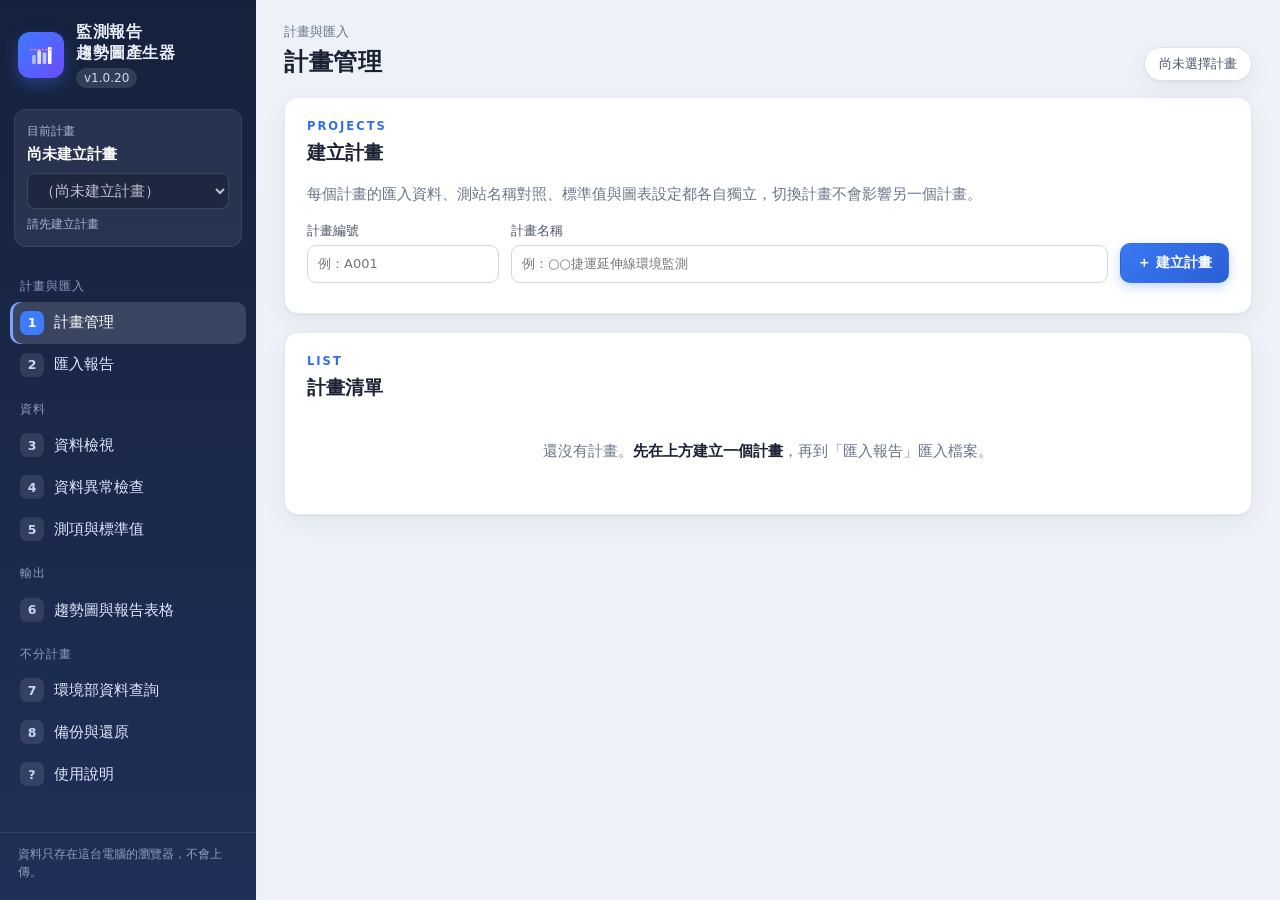
<file: index.html>
<!doctype html>
<html lang="zh-Hant">
<head>
<meta charset="utf-8">
<meta name="viewport" content="width=device-width, initial-scale=1">
<title>監測報告趨勢圖產生器</title>
<link rel="stylesheet" href="css/app.css?v=1.0.20">
</head>
<body>
<div class="shell">
  <aside class="side" id="side">
    <div class="brand">
      <div class="mark" aria-hidden="true"><svg viewBox="0 0 32 32" width="26" height="26"><rect x="5" y="16" width="4.5" height="11" rx="1.2" fill="#fff" opacity=".55"/><rect x="11.5" y="10" width="4.5" height="17" rx="1.2" fill="#fff" opacity=".8"/><rect x="18" y="13" width="4.5" height="14" rx="1.2" fill="#fff" opacity=".65"/><rect x="24.5" y="6" width="4.5" height="21" rx="1.2" fill="#fff"/><path d="M3 9.5 H29" stroke="#ff8a8a" stroke-width="1.6" stroke-dasharray="2.6 2"/></svg></div>
      <div>
        <div class="brand-name">監測報告<br>趨勢圖產生器</div>
        <div class="brand-ver" id="verPill">v1.0.20</div>
      </div>
    </div>
    <div class="proj-box">
      <div class="proj-label">目前計畫</div>
      <div class="proj-cur" id="projCur">尚未建立計畫</div>
      <select id="projSel" class="proj-sel" aria-label="切換計畫"></select>
      <div class="proj-meta" id="projMeta">尚未建立計畫</div>
    </div>
    <nav class="nav" id="nav">
      <div class="nav-group">計畫與匯入</div>
      <button class="nav-item" data-sec="projects"><span class="nav-no">1</span>計畫管理</button>
      <button class="nav-item" data-sec="import"><span class="nav-no">2</span>匯入報告</button>
      <div class="nav-group">資料</div>
      <button class="nav-item" data-sec="data"><span class="nav-no">3</span>資料檢視</button>
      <button class="nav-item" data-sec="check"><span class="nav-no">4</span>資料異常檢查<span class="nav-badge" id="checkBadge" hidden></span></button>
      <button class="nav-item" data-sec="std"><span class="nav-no">5</span>測項與標準值</button>
      <div class="nav-group">輸出</div>
      <button class="nav-item" data-sec="chart"><span class="nav-no">6</span>趨勢圖與報告表格</button>
      <div class="nav-group">不分計畫</div>
      <button class="nav-item" data-sec="moenv"><span class="nav-no">7</span>環境部資料查詢</button>
      <button class="nav-item" data-sec="backup"><span class="nav-no">8</span>備份與還原</button>
      <a class="nav-item nav-link" href="使用說明.html?v=1.0.20" target="_blank" rel="noopener"><span class="nav-no">?</span>使用說明</a>
    </nav>
    <div class="side-foot">資料只存在這台電腦的瀏覽器，不會上傳。</div>
  </aside>

  <main class="main">
    <header class="topbar">
      <div>
        <div class="crumb" id="crumb">計畫與匯入</div>
        <h1 id="secTitle">計畫管理</h1>
      </div>
      <div class="top-proj" id="topProj"></div>
    </header>
    <div id="toast" class="toast" hidden></div>

    <!-- 1 計畫管理 -->
    <section class="sec" id="sec-projects">
      <div class="card">
        <div class="card-head"><div><div class="eyebrow">PROJECTS</div><h2>建立計畫</h2></div></div>
        <p class="muted">每個計畫的匯入資料、測站名稱對照、標準值與圖表設定都各自獨立，切換計畫不會影響另一個計畫。</p>
        <div class="form-row">
          <label>計畫編號<input id="pCode" maxlength="20" placeholder="例：A001"></label>
          <label class="grow">計畫名稱<input id="pName" maxlength="60" placeholder="例：○○捷運延伸線環境監測"></label>
          <button class="btn primary" id="pAdd">＋ 建立計畫</button>
        </div>
      </div>
      <div class="card">
        <div class="card-head"><div><div class="eyebrow">LIST</div><h2>計畫清單</h2></div></div>
        <div id="projList"></div>
      </div>
    </section>

    <!-- 2 匯入 -->
    <section class="sec" id="sec-import" hidden>
      <div class="card">
        <div class="card-head"><div><div class="eyebrow">IMPORT</div><h2>匯入監測報告</h2></div></div>
        <label class="drop" id="drop">
          <input type="file" id="fileInput" multiple accept=".doc,.docx,.xls,.xlsx">
          <div class="drop-icon">⇪</div>
          <div class="drop-main">把檔案拖到這裡，或<b>點一下選擇檔案</b></div>
          <div class="drop-sub">支援 Word（.doc／.docx）月報、季報、年報，以及 Excel（.xls／.xlsx）檢測報告或彙整表；新舊版都可以，可一次選多個檔案。</div>
        </label>
        <p class="muted small">程式會掃描每一張表格，自動找出測站、採樣日期、測項、數值與標準值，先列出來讓你確認、修改，按下「確認匯入」才會存進計畫。掃描的 PDF 無法判讀，請向檢驗室索取 Word 或 Excel 電子檔。</p>
      </div>
      <div id="importArea"></div>
      <div class="card" id="logCard" hidden>
        <div class="card-head"><div><div class="eyebrow">HISTORY</div><h2>匯入紀錄</h2></div></div>
        <p class="muted small">匯入錯了可以在這裡整批復原，或只刪除某個檔案匯入的資料。若那次匯入蓋掉了舊的數值，復原時會把舊值放回去。也可以到「3 資料檢視」用「來源檔案」篩選後刪除。</p>
        <div id="logList"></div>
      </div>
      <div class="sticky-bar" id="importBar" hidden>
        <div id="importSum"></div>
        <div class="bar-actions">
          <button class="btn" id="importClear">清除這批</button>
          <button class="btn primary" id="importGo">確認匯入</button>
        </div>
      </div>
    </section>

    <!-- 3 資料檢視 -->
    <section class="sec" id="sec-data" hidden>
      <div class="card">
        <div class="card-head"><div><div class="eyebrow">DATA</div><h2>已匯入的資料</h2></div><div class="head-actions"><button class="btn" id="dAdd">＋ 手動新增一筆</button></div></div>
        <div class="filters">
          <label>類別<select id="dCat"></select></label>
          <label>測站<select id="dSt"></select></label>
          <label>測項<select id="dItem"></select></label>
          <label>期間<select id="dPeriod"></select></label>
          <label>來源檔案<select id="dSrc"></select></label>
          <label class="grow">搜尋<input id="dQ" placeholder="數值、來源檔名…"></label>
        </div>
        <div id="dAddForm" hidden class="subcard"></div>
        <div class="table-actions">
          <span id="dCount" class="muted"></span>
          <span class="spacer"></span>
          <button class="btn small" id="dExcl">勾選的設為不採用</button>
          <button class="btn small" id="dIncl">勾選的恢復採用</button>
          <button class="btn small danger" id="dDel">刪除勾選的</button>
          <button class="btn small danger" id="dDelAll">刪除篩選出的全部</button>
        </div>
        <div class="table-wrap" id="dTable"></div>
      </div>
    </section>

    <!-- 4 異常檢查 -->
    <section class="sec" id="sec-check" hidden>
      <div class="card">
        <div class="card-head"><div><div class="eyebrow">CHECK</div><h2>資料異常檢查</h2></div><div class="head-actions"><button class="btn primary" id="cRun">重新檢查</button></div></div>
        <p class="muted">一次列出判讀不出來的數值、異常高低值、兩份檔案數值不一致、缺測項、名稱很像的測站、單位不一致與超過標準值。可以批次勾選後按「確認無誤」（從清單消失）、「不採用」（圖表與報告表格不使用），或直接修改數值。</p>
        <div class="chips" id="cChips"></div>
        <div class="sub-chips" id="cSubChips" hidden></div>
        <div class="table-actions">
          <label class="chk"><input type="checkbox" id="cAll"> 全選目前清單</label>
          <span class="spacer"></span>
          <button class="btn small" id="cOk">勾選的確認無誤</button>
          <button class="btn small" id="cPend">勾選的標為之後會補上</button>
          <button class="btn small" id="cExcl">勾選的不採用</button>
          <button class="btn small" id="cReset">重新顯示已確認的項目</button>
        </div>
        <div id="cList"></div>
      </div>
    </section>

    <!-- 5 標準值 -->
    <section class="sec" id="sec-std" hidden>
      <div class="card">
        <div class="card-head"><div><div class="eyebrow">STANDARDS</div><h2>測項、單位與標準值</h2></div></div>
        <p class="muted">匯入時從報告的「標準值／管制標準」列自動帶入，也可以在這裡直接新增、修改（改完回到趨勢圖重新產生即可，不必先下載 Excel）。不同測站可以有不同標準（例如不同管制區）。</p>
        <ul class="hint-list">
          <li><b>標準值</b>：單一值「75」；範圍「6~9」（例如 pH）。</li>
          <li><b>判定方式</b>：上限（不可超過）、下限（不可低於，例如溶氧量 2 以上）、範圍（兩個值之間）。資料異常檢查依這個判斷是否超標。</li>
          <li><b>適用月份</b>：每年重複的季節性標準，例如放流水水溫 5～9 月 38℃、10 月～翌年 4 月 35℃，就新增兩筆，月份分別填「5-9」與「10-4」。空白＝全年。</li>
          <li><b>適用期間 起／迄</b>：填完整日期（例：112.01.01），用在標準哪一天起修訂（例如 113 年起加嚴）。空白＝不限。趨勢圖上每條線只畫在自己適用的期間與月份。</li>
        </ul>
        <div class="filters"><label>類別<select id="sCat"></select></label><span class="spacer"></span><button class="btn" id="sBack" hidden>← 回到趨勢圖</button><button class="btn primary" id="sAdd">＋ 新增一筆標準值</button></div>
        <div id="sAddForm" class="subcard" hidden></div>
        <datalist id="monthPresets"><option value="5-9">5～9 月</option><option value="10-4">10 月～翌年 4 月</option><option value="4-9">4～9 月</option><option value="10-3">10 月～翌年 3 月</option></datalist>
        <div class="filters std-filter">
          <span class="seg" id="sView"><button type="button" data-sview="list" class="on">標準值清單</button><button type="button" data-sview="grid">測站 × 測項對照表</button></span>
          <label>測項<select id="sfItem"></select></label>
          <label>測站<select id="sfSt"></select></label>
          <label class="grow">搜尋<input id="sfQ" placeholder="標準值、說明…"></label>
          <label class="chk" id="sfMissWrap"><input type="checkbox" id="sfMiss"> 只看沒有標準值的</label>
          <span id="sfCount" class="muted small"></span>
        </div>
        <div class="table-wrap" id="sTable"></div>
        <h3 class="mt">測項名稱與單位</h3>
        <p class="muted small">改名會套用到這個類別所有已匯入的資料，之後匯入同名測項也會自動改成新名稱。</p>
        <div class="table-wrap" id="iTable"></div>
        <h3 class="mt">測站名稱與歸類</h3>
        <p class="muted small">測站增減或改名時（例：原本 1 處，某月起分成北岸、南岸 2 處），可以把舊測站「歸入」新測站，歸入後趨勢圖畫成同一站；地點完全不同就「維持獨立」不用動。也可以改成新名稱。之後再匯入舊名稱的報告會自動歸入，歸錯可以在下方「已歸入的測站」取消。同一天同一測項兩站數值不同時，保留歸入目標的值並列入「資料異常檢查」。</p>
        <div class="table-wrap" id="stTable"></div>
        <div id="mergeList"></div>
      </div>
    </section>

    <!-- 6 趨勢圖 -->
    <section class="sec" id="sec-chart" hidden>
      <div class="card">
        <div class="card-head"><div><div class="eyebrow">CHARTS</div><h2>趨勢長條圖與報告表格</h2></div></div>
        <div class="grid2">
          <div>
            <div class="filters">
              <label>監測類別<select id="gCat"></select></label>
              <label>快速選擇<select id="gQuick"></select></label>
            </div>
            <div class="filters">
              <label>起<select id="gFromY"></select></label><label>月<select id="gFromM"></select></label>
              <label>訖<select id="gToY"></select></label><label>月<select id="gToM"></select></label>
            </div>
            <div class="opt-block">
              <div class="opt-title">圖形</div>
              <label class="radio"><input type="radio" name="gType" value="bar" checked> 長條圖</label>
              <label class="radio"><input type="radio" name="gType" value="line"> 折線圖（測站多時較容易看出趨勢；ND 等沒有數值的那一次斷開）</label>
            </div>
            <div class="opt-block">
              <div class="opt-title">圖的樣式</div>
              <label class="radio"><input type="radio" name="gMode" value="station" checked> 每個測站、每個測項各一張</label>
              <label class="radio"><input type="radio" name="gMode" value="item"> 每個測項一張，各測站並列</label>
              <label class="radio"><input type="radio" name="gMode" value="stationGrid"> 拼成大圖：一個測站一張（每個測項各一格）</label>
              <label class="radio"><input type="radio" name="gMode" value="itemGrid"> 拼成大圖：各測項並列圖拼成一張</label>
              <div class="grid-opt" id="gGridOpt" hidden>
                <div class="grid-row"><span class="grid-lab">排法</span>
                  <select id="gGrid">
                    <option value="2x2">2 欄 × 2 列（4 格）</option>
                    <option value="2x3">2 欄 × 3 列（6 格，直式）</option>
                    <option value="2x4" selected>2 欄 × 4 列（8 格，直式）</option>
                    <option value="3x2">3 欄 × 2 列（6 格，橫式）</option>
                    <option value="3x3">3 欄 × 3 列（9 格）</option>
                    <option value="4x2">4 欄 × 2 列（8 格，橫式）</option>
                    <option value="custom">自訂…</option>
                  </select>
                  <span id="gGridCustom" class="grid-custom" hidden><input type="number" id="gGridC" min="1" max="6" value="2"> 欄 × <input type="number" id="gGridR" min="1" max="8" value="4"> 列</span>
                </div>
                <div class="small muted">欄＝左右幾張、列＝上下幾張。測項比格子多時自動分成第 2 張大圖，少的格子留白。每格不重複寫測站名稱；「一個測站一張」只有一個測站，不畫圖例。文字大小預設和單張圖相同。</div>
              </div>
              <details class="txt-box" id="gTxtBox"><summary>文字：顯示與大小<span class="yr-sum" id="gTxtSum"></span></summary>
                <div class="grid-row"><span class="grid-lab">文字大小</span>
                  <select id="gFk"><option value="0.5">0.5 倍</option><option value="1" selected>1 倍（預設）</option><option value="1.2">1.2 倍</option><option value="1.4">1.4 倍</option></select></div>
                <div class="grid-row grid-show"><span class="grid-lab">顯示</span>
                  <label class="chk" id="gGridTitleLab"><input type="checkbox" id="gGridTitle"> 大圖標題</label>
                  <label class="chk" id="gStTitleLab"><input type="checkbox" id="gStTitle" checked> 標題裡的測站名稱</label>
                  <label class="chk"><input type="checkbox" id="gShTitle" checked> 測項名稱（標題）</label>
                  <label class="chk"><input type="checkbox" id="gShYTitle" checked> Y 軸標題</label>
                  <label class="chk"><input type="checkbox" id="gShYTicks" checked> Y 軸刻度數字</label>
                  <label class="chk"><input type="checkbox" id="gShXTicks" checked> X 軸標籤（日期）</label>
                  <span class="xt-opt"><label class="chk"><input type="checkbox" id="gShXTitle"> X 軸標題</label><input type="text" id="gXTitle" maxlength="30" value="採樣日期" placeholder="採樣日期" title="X 軸標題文字"></span>
                  <label class="chk"><input type="checkbox" id="gShStd" checked> 標準值文字（虛線照畫）</label>
                  <label class="chk"><input type="checkbox" id="gStdSites"> 標準值後面寫適用測站（各站標準不同時）</label></div>
                <div class="grid-row" id="gLegRow"><span class="grid-lab">圖例</span>
                  <label class="radio" id="gLegShared"><input type="radio" name="gLeg" value="shared" checked> 整張大圖共用一份</label>
                  <label class="radio"><input type="radio" name="gLeg" value="each"> <span id="gLegEachTxt">每格各一份</span></label>
                  <label class="radio"><input type="radio" name="gLeg" value="none"> 不顯示（可另外下載圖例圖）</label></div>
                <div class="small muted">標題裡的測站名稱與測項名稱都不勾，就沒有標題。大圖標題（拼成大圖時）預設不印，報告的圖說通常寫在 Word。ND、&lt;X 等文字在上方「沒有數值的格子」設定。</div>
              </details>
            </div>
            <div class="opt-block">
              <div class="opt-title">X 軸</div>
              <label class="radio"><input type="radio" name="gX" value="orig" checked> 報告上的採樣日期（原樣）</label>
              <label class="radio"><input type="radio" name="gX" value="date"> 統一成 YYY.MM.DD</label>
              <label class="radio"><input type="radio" name="gX" value="month"> 只寫年月 YYY.MM</label>
            </div>
            <div class="opt-block">
              <label class="chk"><input type="checkbox" id="gStd"> 畫標準值虛線（上限紅色、下限藍色；Excel 裡的標準值可以自行修改，線會跟著變）</label>
              <label class="chk sub-chk"><input type="checkbox" id="gNoStd"> 沒有標準值的測項標示「無標準值」（不勾＝什麼都不寫）</label>
              <div class="std-peek"><span id="gStdPeek" class="muted small"></span> <button class="btn small" id="gStdEdit" type="button">設定標準值…</button></div>
              <label class="chk"><input type="checkbox" id="gStdAxis" checked> Y 軸範圍包含標準值（取消時，標準值超出資料範圍就不畫線）</label>
              <label class="chk sub-chk" id="gStdOutLab"><input type="checkbox" id="gStdOut"> 標準值超出 Y 軸範圍沒畫線時，仍寫出「標準值 XX」（不勾＝什麼都不顯示）</label>
              <label class="chk"><input type="checkbox" id="gZero" checked> Y 軸從 0 開始</label>
              <details class="yr-box" id="gYrBox"><summary class="opt-title">Y 軸範圍（依測項，留空＝自動）<span class="yr-sum" id="gYrSum"></span></summary>
                <div class="small muted">只填上限或只填下限也可以。超出範圍的長條會截在邊界並標出實際數值（▲ 超過上限、▼ 低於下限）；超出範圍的標準值不畫線，會在圖上方註明。會記住，下次自動套用；Excel 圖表也一樣。</div>
                <div id="gYr" class="yr-list"></div></details>
              <div class="mark-row"><span class="small muted">沒有數值的格子不畫長條；勾選的在圖上標出文字：</span>
                <label class="chk"><input type="checkbox" id="gND"> ND</label>
                <label class="chk"><input type="checkbox" id="gLT"> &lt;X、&gt;X</label>
                <label class="chk"><input type="checkbox" id="gNA"> NA、未檢測</label>
                <label class="chk"><input type="checkbox" id="gPH"> 佔位文字（－、/、＊、無、分析中、待補）</label></div>
            </div>
            <div class="opt-block">
              <div class="opt-title">Excel 報告表格分頁</div>
              <label class="radio"><input type="radio" name="gSplit" value="quarter" checked> 每季一張</label>
              <label class="radio"><input type="radio" name="gSplit" value="month"> 每月一張</label>
              <label class="radio"><input type="radio" name="gSplit" value="all"> 整段期間一張</label>
            </div>
          </div>
          <div>
            <div class="pick-note">① 先勾選要畫的<b>測站</b>與<b>測項</b>，只會畫勾選的組合。<span id="gPlan" class="plan"></span></div>
            <div class="opt-block"><div class="opt-title">測站 <a href="#" class="mini" data-all="gSts">全選</a> <a href="#" class="mini" data-none="gSts">全不選</a> <a href="#" class="mini" id="gAliasBtn">圖上顯示名稱…</a></div><div class="checks" id="gSts"></div>
              <div class="ord-box" id="gAlias" hidden>
                <div class="ord-head"><b>測站在圖上顯示的名稱</b><span class="small muted">只改圖上（標題、圖例、標準值文字、Excel 圖表）的名稱；資料、報告表格不變。留空＝用原本名稱；每個監測類別各記一份</span></div>
                <div class="alias-list" id="gAliasList"></div>
                <div class="ord-act"><button type="button" class="btn small" id="gAliasReset">全部清空</button><button type="button" class="btn small primary" id="gAliasDone">完成</button></div>
              </div></div>
            <div class="opt-block"><div class="opt-title">測項 <a href="#" class="mini" data-all="gItems">全選</a> <a href="#" class="mini" data-none="gItems">全不選</a> <a href="#" class="mini" id="gOrdBtn">調整順序…</a></div><div class="checks" id="gItems"></div>
              <div class="ord-box" id="gOrd" hidden>
                <div class="ord-head"><b>測項順序</b><span class="small muted">圖（含拼成大圖的格子）、Excel 都照這個順序；每個監測類別各記一份</span></div>
                <ol class="ord-list" id="gOrdList"></ol>
                <div class="ord-act"><button type="button" class="btn small" id="gOrdReset">恢復預設順序</button><button type="button" class="btn small primary" id="gOrdDone">完成</button></div>
              </div></div>
          </div>
        </div>
        <div class="actions">
          <button class="btn primary" id="gGo">產生趨勢圖</button>
          <button class="btn" id="gXlsx" disabled>下載 Excel（報告表格＋可編輯圖表）</button>
          <button class="btn" id="gPngAll" disabled>下載全部高解析圖（zip）</button>
          <span id="gMsg" class="muted"></span>
        </div>
      </div>
      <div id="gFilter" class="card fig-filter" hidden></div>
      <div id="gOut" class="chart-grid"></div>
    </section>

    <!-- 7 環境部 -->
    <section class="sec" id="sec-moenv" hidden>
      <div class="card">
        <div class="card-head"><div><div class="eyebrow">MOENV OPEN DATA</div><h2>環境部資料查詢與下載</h2></div></div>
        <p class="muted">不分計畫都能用。資料來自環境部環境資料開放平臺：空品月值（AQX_P_08，各測站每月平均）與河川水質（WQX_P_01，每月約一次採樣）。只提供查詢與下載，不會存進計畫。若環境部網址變更而查不到，請找 AI 協助修改程式（維護說明在 README.md）。</p>
        <div class="filters">
          <label class="radio inline"><input type="radio" name="mKind" value="air" checked> 空氣品質（月值）</label>
          <label class="radio inline"><input type="radio" name="mKind" value="river"> 河川水質</label>
        </div>
        <div class="pick-box">
          <div class="pick-title">選擇測站 <span class="muted small" id="mPickHint"></span></div>
          <div class="filters pick-row">
            <label><span id="mL1Lab">空品區</span><select id="mL1"></select></label>
            <label><span id="mL2Lab">縣市</span><select id="mL2"></select></label>
            <label class="grow">測站<select id="mL3"></select></label>
            <button class="btn" id="mAdd" type="button">加入</button>
            <button class="btn" id="mAddAll" type="button">加入清單中全部</button>
          </div>
          <div class="filters pick-row">
            <label class="grow">快速搜尋（輸入測站、河川、鄉鎮的部分文字，按 ↑↓ 選、Enter 加入）
              <div class="combo"><input id="mQ" autocomplete="off" placeholder="例如：高屏、愛河、左營…"><div class="combo-list" id="mQList" hidden></div></div>
            </label>
            <label class="chk" id="mActWrap"><input type="checkbox" id="mActive"> 只列使用中測點</label>
            <button class="btn" id="mLoad" type="button">更新測站清單</button>
          </div>
          <div class="sel-head"><b>已選測站</b> <span id="mSelN" class="muted small"></span> <button class="btn small" id="mClr" type="button">全部移除</button></div>
          <div class="sel-chips" id="mChips"><span class="muted small">尚未選擇，請用上面的下拉選單或搜尋加入。</span></div>
          <details class="mt-s" id="mListWrap"><summary>改用勾選清單（依上面的篩選條件列出）</summary>
            <div class="checks tall" id="mSites"><span class="muted">載入中…</span></div>
          </details>
        </div>
        <div class="filters">
          <label>起（年月）<input type="month" id="mFrom"></label>
          <label>訖（年月）<input type="month" id="mTo"></label>
          <label class="chk" id="mQWrap"><input type="checkbox" id="mQuarter" checked> Excel 另加季平均（由月值計算）</label>
        </div>
        <div class="actions">
          <button class="btn primary" id="mGo">查詢</button>
          <button class="btn" id="mXlsx" disabled>下載 Excel</button>
          <button class="btn" id="mCsv" disabled>下載原始資料 CSV</button>
          <span id="mMsg" class="muted"></span>
        </div>
        <div class="table-wrap" id="mPreview"></div>
      </div>
    </section>

    <!-- 8 備份 -->
    <section class="sec" id="sec-backup" hidden>
      <div class="card">
        <div class="card-head"><div><div class="eyebrow">BACKUP</div><h2>備份與還原</h2></div></div>
        <p class="muted">資料存在這台電腦的瀏覽器裡。換電腦、清除瀏覽器資料前，請先下載備份檔。</p>
        <div class="actions">
          <button class="btn primary" id="bOne">下載目前計畫的備份</button>
          <button class="btn" id="bAll">下載全部計畫的備份</button>
          <label class="btn file-btn">從備份檔還原<input type="file" id="bIn" accept=".json"></label>
        </div>
        <div id="bMsg" class="muted"></div>
        <h3 class="mt">儲存空間</h3>
        <div id="bUsage" class="muted"></div>
        <div class="actions"><button class="btn" id="bPersist">申請持久保存</button><button class="btn danger" id="bWipe">清除這台電腦上本程式的全部資料</button></div>
      </div>
      <div class="card">
        <div class="card-head"><div><div class="eyebrow">VERSION</div><h2>版本紀錄</h2></div></div>
        <div id="verList" class="muted"></div>
      </div>
    </section>
  </main>
</div>

<script src="vendor/jszip.min.js?v=1.0.20"></script>
<script src="vendor/xlsx.full.min.js?v=1.0.20"></script>
<script src="vendor/exceljs.min.js?v=1.0.20"></script>
<script src="js/version.js?v=1.0.20"></script>
<script src="js/docread.js?v=1.0.20"></script>
<script src="js/extract.js?v=1.0.20"></script>
<script src="js/core.js?v=1.0.20"></script>
<script src="js/chart.js?v=1.0.20"></script>
<script src="js/xlsxout.js?v=1.0.20"></script>
<script src="js/moenv.js?v=1.0.20"></script>
<script src="js/store.js?v=1.0.20"></script>
<script src="js/app.js?v=1.0.20"></script>
</body>
</html>
</file>
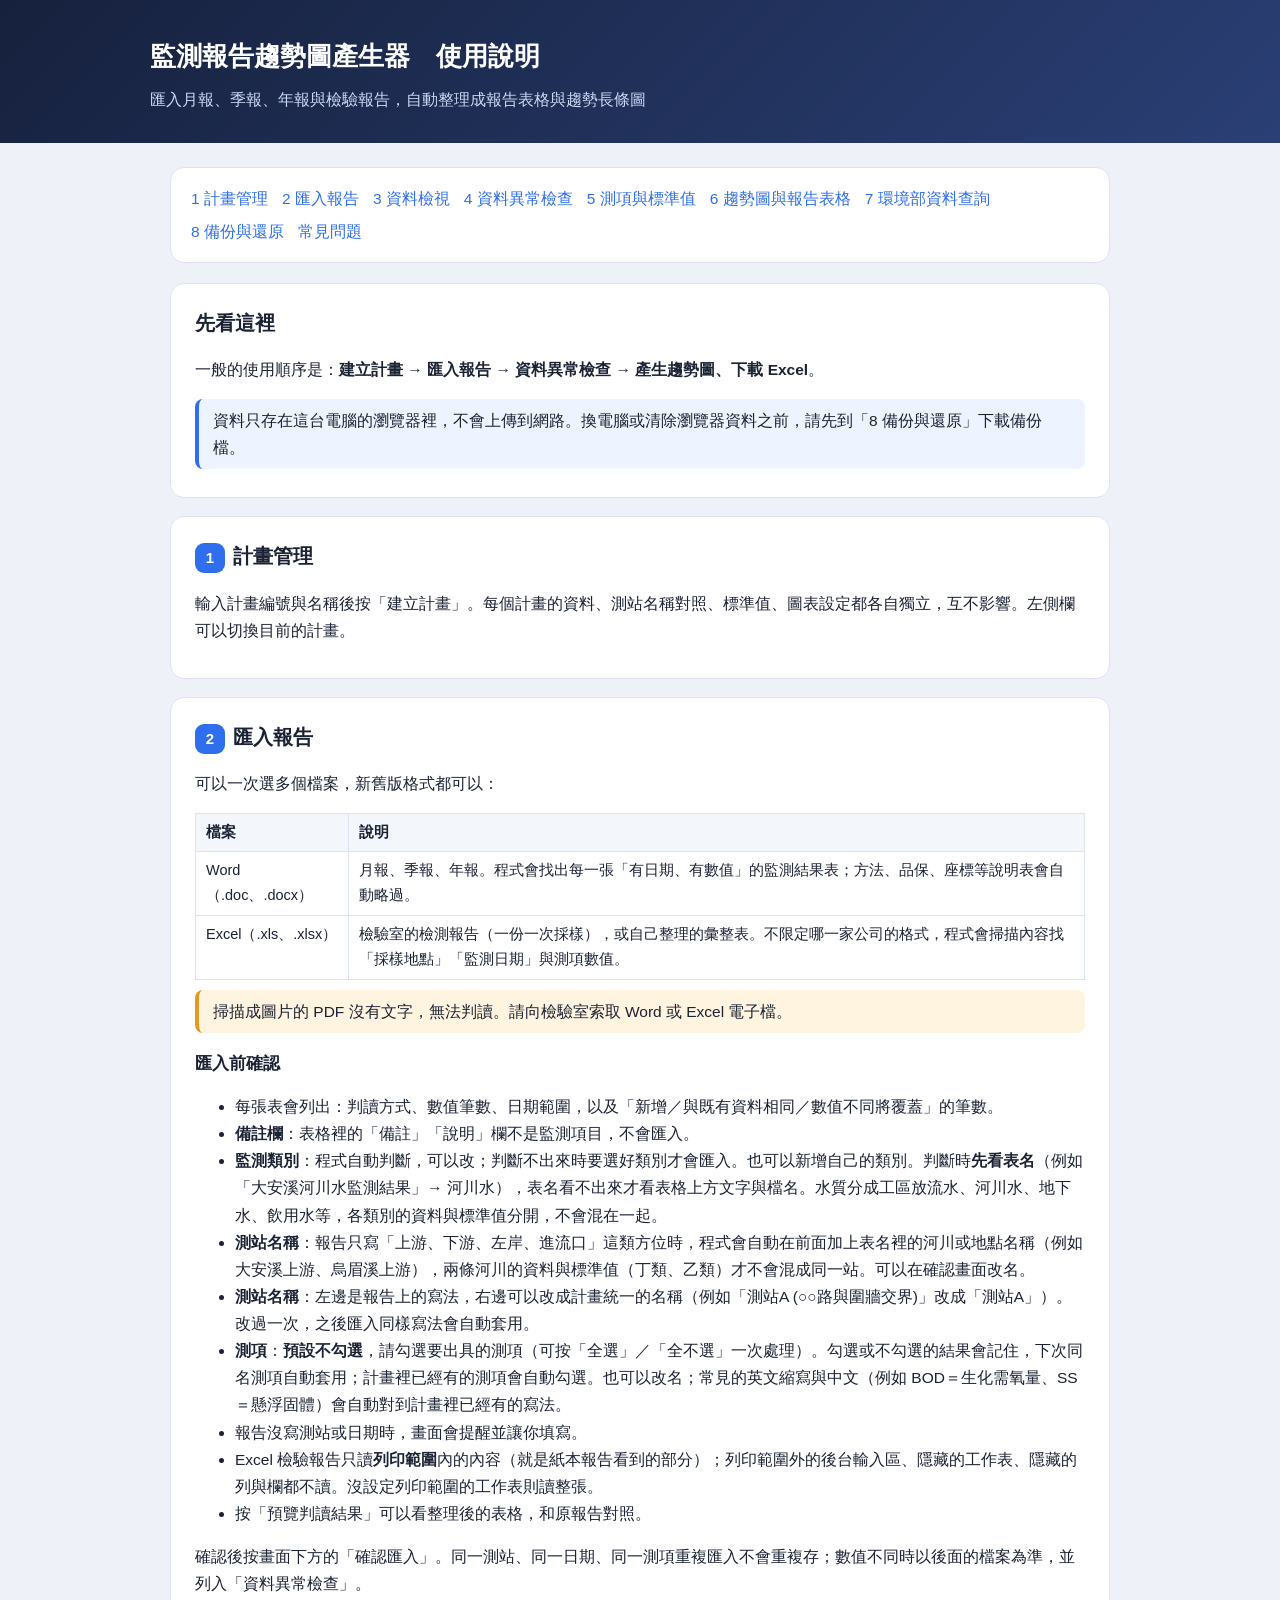
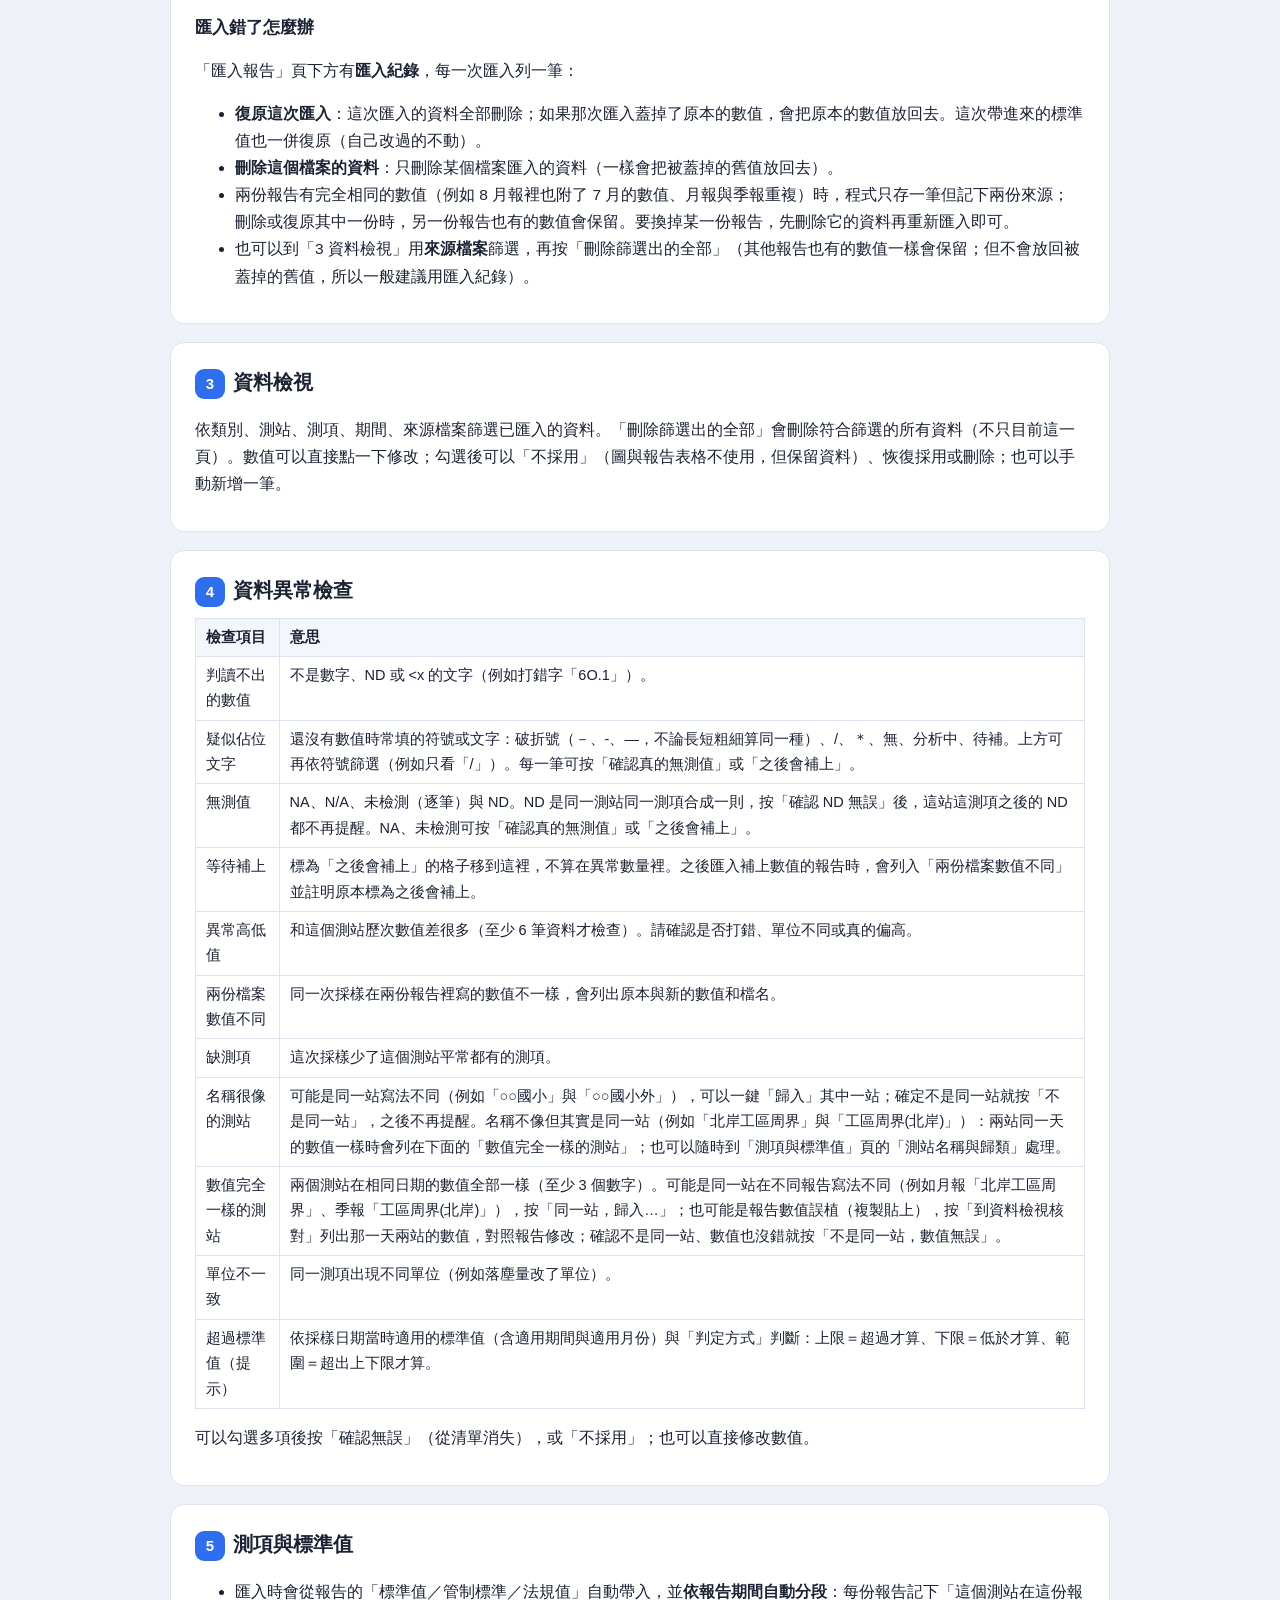
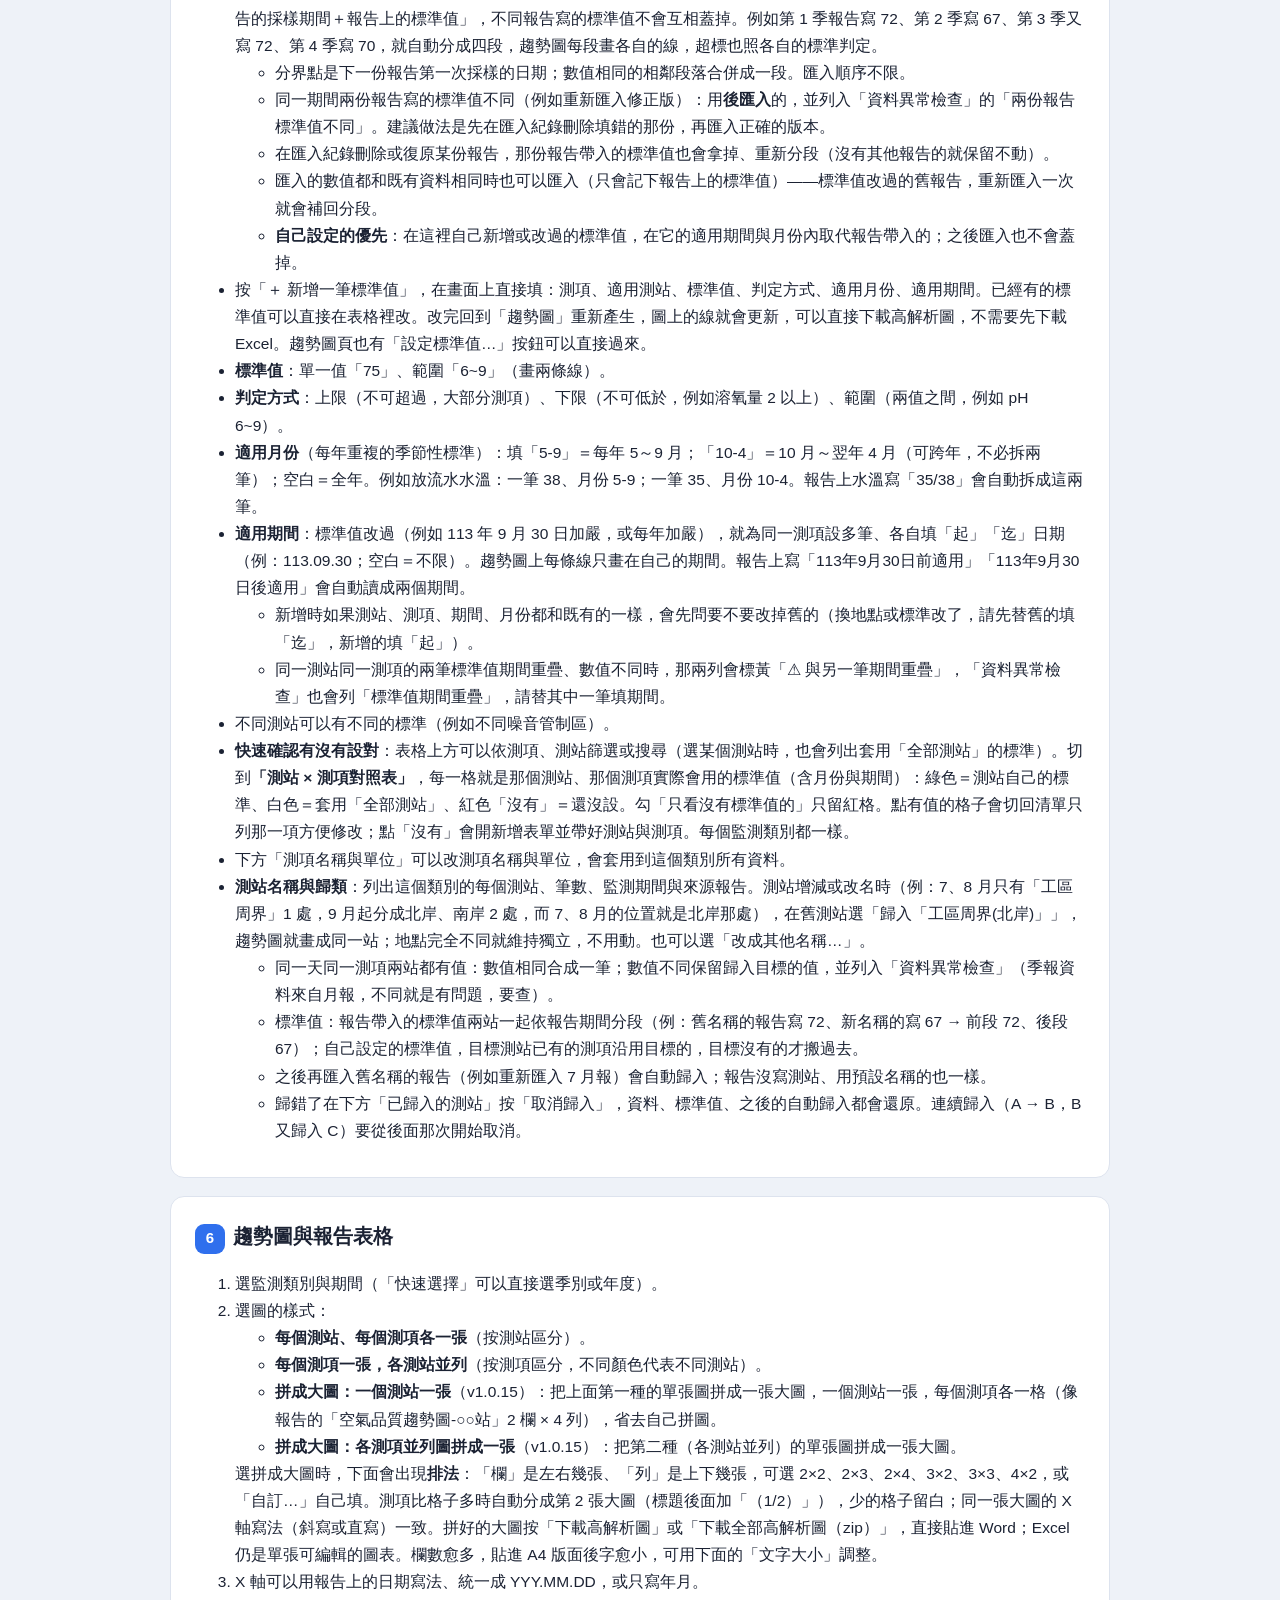
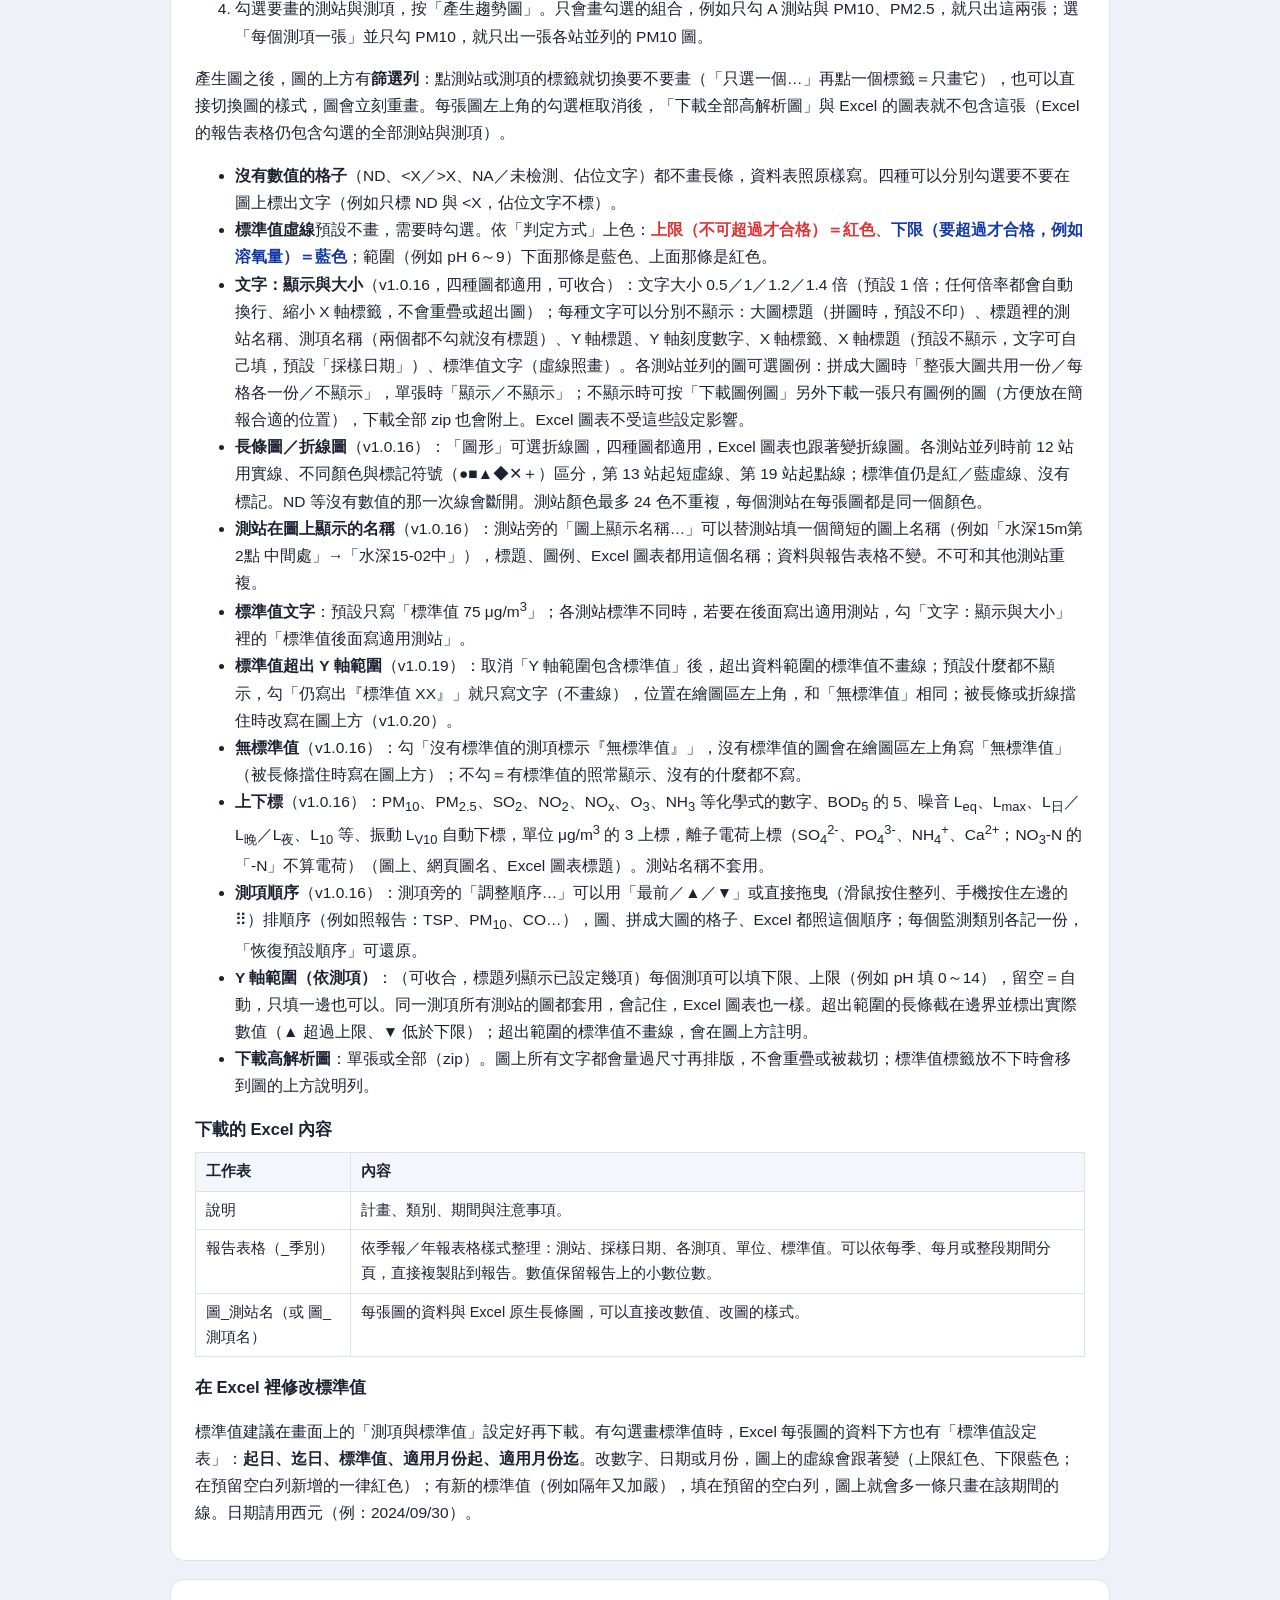
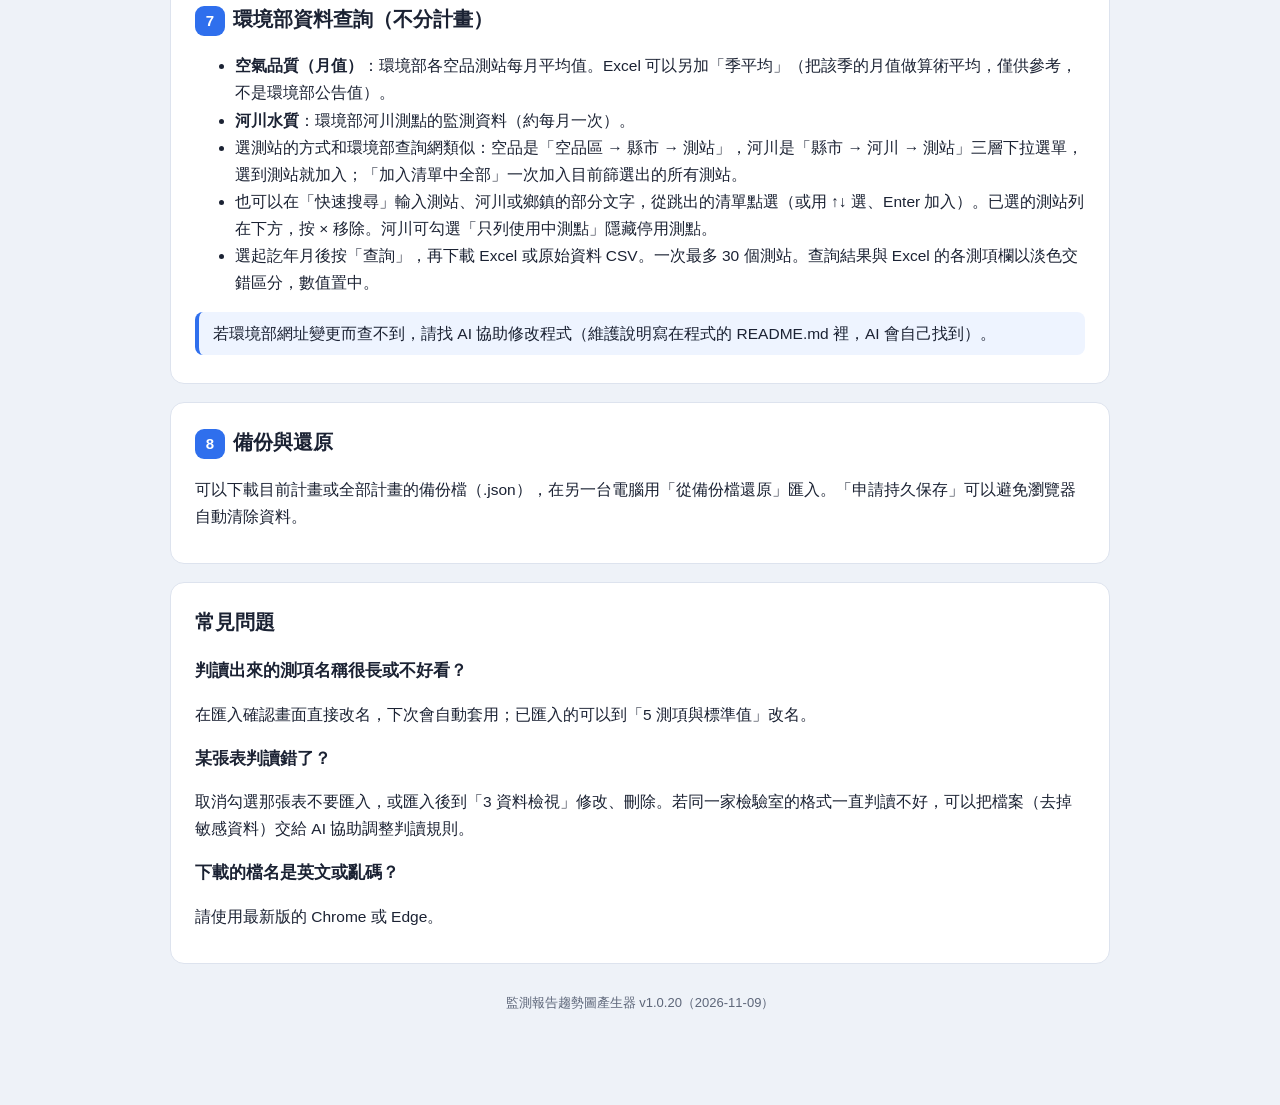
<file: 使用說明.html>
<!doctype html>
<html lang="zh-Hant">
<head>
<meta charset="utf-8">
<meta name="viewport" content="width=device-width, initial-scale=1">
<title>使用說明｜監測報告趨勢圖產生器</title>
<style>
:root { --ink:#1b2233; --muted:#5d6679; --line:#dde3ee; --accent:#2f6fed; --bg:#eef2f8; }
* { box-sizing: border-box; }
body { margin:0; background:var(--bg); color:var(--ink); font-family:"Microsoft JhengHei","微軟正黑體","PingFang TC","Noto Sans TC",sans-serif; line-height:1.75; font-size:15.5px; }
header { background:linear-gradient(135deg,#16213d,#2a3f75); color:#fff; padding:34px 20px 30px; }
header .w, main { max-width:980px; margin:0 auto; }
header h1 { margin:0 0 6px; font-size:26px; }
header p { margin:0; color:#cdd8f5; }
main { padding:24px 20px 60px; }
nav.toc { background:#fff; border:1px solid var(--line); border-radius:14px; padding:14px 20px; margin-bottom:20px; }
nav.toc a { display:inline-block; margin:3px 14px 3px 0; color:var(--accent); text-decoration:none; }
section { background:#fff; border:1px solid var(--line); border-radius:14px; padding:18px 24px; margin-bottom:18px; }
h2 { font-size:20px; margin:4px 0 10px; }
h2 .no { display:inline-grid; place-items:center; width:30px; height:30px; border-radius:9px; background:#2f6fed; color:#fff; font-size:15px; margin-right:8px; }
h3 { font-size:16.5px; margin:16px 0 4px; }
.tip { background:#eef4ff; border-left:4px solid var(--accent); padding:8px 14px; border-radius:8px; margin:10px 0; }
.warn { background:#fff4e0; border-left:4px solid #e39a24; padding:8px 14px; border-radius:8px; margin:10px 0; }
table { border-collapse:collapse; width:100%; margin:8px 0; font-size:14.5px; }
th, td { border:1px solid var(--line); padding:6px 10px; text-align:left; vertical-align:top; }
th { background:#f3f6fb; }
code { background:#f1f3f8; padding:1px 6px; border-radius:5px; }
footer { text-align:center; color:var(--muted); font-size:13px; padding:10px 0 30px; }
</style>
</head>
<body>
<header><div class="w"><h1>監測報告趨勢圖產生器　使用說明</h1><p>匯入月報、季報、年報與檢驗報告，自動整理成報告表格與趨勢長條圖</p></div></header>
<main>
<nav class="toc">
  <a href="#s1">1 計畫管理</a><a href="#s2">2 匯入報告</a><a href="#s3">3 資料檢視</a><a href="#s4">4 資料異常檢查</a><a href="#s5">5 測項與標準值</a><a href="#s6">6 趨勢圖與報告表格</a><a href="#s7">7 環境部資料查詢</a><a href="#s8">8 備份與還原</a><a href="#faq">常見問題</a>
</nav>

<section id="s0">
  <h2>先看這裡</h2>
  <p>一般的使用順序是：<b>建立計畫 → 匯入報告 → 資料異常檢查 → 產生趨勢圖、下載 Excel</b>。</p>
  <div class="tip">資料只存在這台電腦的瀏覽器裡，不會上傳到網路。換電腦或清除瀏覽器資料之前，請先到「8 備份與還原」下載備份檔。</div>
</section>

<section id="s1">
  <h2><span class="no">1</span>計畫管理</h2>
  <p>輸入計畫編號與名稱後按「建立計畫」。每個計畫的資料、測站名稱對照、標準值、圖表設定都各自獨立，互不影響。左側欄可以切換目前的計畫。</p>
</section>

<section id="s2">
  <h2><span class="no">2</span>匯入報告</h2>
  <p>可以一次選多個檔案，新舊版格式都可以：</p>
  <table>
    <tr><th>檔案</th><th>說明</th></tr>
    <tr><td>Word（.doc、.docx）</td><td>月報、季報、年報。程式會找出每一張「有日期、有數值」的監測結果表；方法、品保、座標等說明表會自動略過。</td></tr>
    <tr><td>Excel（.xls、.xlsx）</td><td>檢驗室的檢測報告（一份一次採樣），或自己整理的彙整表。不限定哪一家公司的格式，程式會掃描內容找「採樣地點」「監測日期」與測項數值。</td></tr>
  </table>
  <div class="warn">掃描成圖片的 PDF 沒有文字，無法判讀。請向檢驗室索取 Word 或 Excel 電子檔。</div>
  <h3>匯入前確認</h3>
  <ul>
    <li>每張表會列出：判讀方式、數值筆數、日期範圍，以及「新增／與既有資料相同／數值不同將覆蓋」的筆數。</li>
    <li><b>備註欄</b>：表格裡的「備註」「說明」欄不是監測項目，不會匯入。</li>
    <li><b>監測類別</b>：程式自動判斷，可以改；判斷不出來時要選好類別才會匯入。也可以新增自己的類別。判斷時<b>先看表名</b>（例如「大安溪河川水監測結果」→ 河川水），表名看不出來才看表格上方文字與檔名。水質分成工區放流水、河川水、地下水、飲用水等，各類別的資料與標準值分開，不會混在一起。</li>
    <li><b>測站名稱</b>：報告只寫「上游、下游、左岸、進流口」這類方位時，程式會自動在前面加上表名裡的河川或地點名稱（例如大安溪上游、烏眉溪上游），兩條河川的資料與標準值（丁類、乙類）才不會混成同一站。可以在確認畫面改名。</li>
    <li><b>測站名稱</b>：左邊是報告上的寫法，右邊可以改成計畫統一的名稱（例如「測站A (○○路與圍牆交界)」改成「測站A」）。改過一次，之後匯入同樣寫法會自動套用。</li>
    <li><b>測項</b>：<b>預設不勾選</b>，請勾選要出具的測項（可按「全選」／「全不選」一次處理）。勾選或不勾選的結果會記住，下次同名測項自動套用；計畫裡已經有的測項會自動勾選。也可以改名；常見的英文縮寫與中文（例如 BOD＝生化需氧量、SS＝懸浮固體）會自動對到計畫裡已經有的寫法。</li>
    <li>報告沒寫測站或日期時，畫面會提醒並讓你填寫。</li>
    <li>Excel 檢驗報告只讀<b>列印範圍</b>內的內容（就是紙本報告看到的部分）；列印範圍外的後台輸入區、隱藏的工作表、隱藏的列與欄都不讀。沒設定列印範圍的工作表則讀整張。</li>
    <li>按「預覽判讀結果」可以看整理後的表格，和原報告對照。</li>
  </ul>
  <p>確認後按畫面下方的「確認匯入」。同一測站、同一日期、同一測項重複匯入不會重複存；數值不同時以後面的檔案為準，並列入「資料異常檢查」。</p>
  <h3>匯入錯了怎麼辦</h3>
  <p>「匯入報告」頁下方有<b>匯入紀錄</b>，每一次匯入列一筆：</p>
  <ul>
    <li><b>復原這次匯入</b>：這次匯入的資料全部刪除；如果那次匯入蓋掉了原本的數值，會把原本的數值放回去。這次帶進來的標準值也一併復原（自己改過的不動）。</li>
    <li><b>刪除這個檔案的資料</b>：只刪除某個檔案匯入的資料（一樣會把被蓋掉的舊值放回去）。</li>
    <li>兩份報告有完全相同的數值（例如 8 月報裡也附了 7 月的數值、月報與季報重複）時，程式只存一筆但記下兩份來源；刪除或復原其中一份時，另一份報告也有的數值會保留。要換掉某一份報告，先刪除它的資料再重新匯入即可。</li>
    <li>也可以到「3 資料檢視」用<b>來源檔案</b>篩選，再按「刪除篩選出的全部」（其他報告也有的數值一樣會保留；但不會放回被蓋掉的舊值，所以一般建議用匯入紀錄）。</li>
  </ul>
</section>

<section id="s3">
  <h2><span class="no">3</span>資料檢視</h2>
  <p>依類別、測站、測項、期間、來源檔案篩選已匯入的資料。「刪除篩選出的全部」會刪除符合篩選的所有資料（不只目前這一頁）。數值可以直接點一下修改；勾選後可以「不採用」（圖與報告表格不使用，但保留資料）、恢復採用或刪除；也可以手動新增一筆。</p>
</section>

<section id="s4">
  <h2><span class="no">4</span>資料異常檢查</h2>
  <table>
    <tr><th>檢查項目</th><th>意思</th></tr>
    <tr><td>判讀不出的數值</td><td>不是數字、ND 或 &lt;x 的文字（例如打錯字「6O.1」）。</td></tr>
    <tr><td>疑似佔位文字</td><td>還沒有數值時常填的符號或文字：破折號（－、-、—，不論長短粗細算同一種）、/、＊、無、分析中、待補。上方可再依符號篩選（例如只看「/」）。每一筆可按「確認真的無測值」或「之後會補上」。</td></tr>
    <tr><td>無測值</td><td>NA、N/A、未檢測（逐筆）與 ND。ND 是同一測站同一測項合成一則，按「確認 ND 無誤」後，這站這測項之後的 ND 都不再提醒。NA、未檢測可按「確認真的無測值」或「之後會補上」。</td></tr>
    <tr><td>等待補上</td><td>標為「之後會補上」的格子移到這裡，不算在異常數量裡。之後匯入補上數值的報告時，會列入「兩份檔案數值不同」並註明原本標為之後會補上。</td></tr>
    <tr><td>異常高低值</td><td>和這個測站歷次數值差很多（至少 6 筆資料才檢查）。請確認是否打錯、單位不同或真的偏高。</td></tr>
    <tr><td>兩份檔案數值不同</td><td>同一次採樣在兩份報告裡寫的數值不一樣，會列出原本與新的數值和檔名。</td></tr>
    <tr><td>缺測項</td><td>這次採樣少了這個測站平常都有的測項。</td></tr>
    <tr><td>名稱很像的測站</td><td>可能是同一站寫法不同（例如「○○國小」與「○○國小外」），可以一鍵「歸入」其中一站；確定不是同一站就按「不是同一站」，之後不再提醒。名稱不像但其實是同一站（例如「北岸工區周界」與「工區周界(北岸)」）：兩站同一天的數值一樣時會列在下面的「數值完全一樣的測站」；也可以隨時到「測項與標準值」頁的「測站名稱與歸類」處理。</td></tr>
    <tr><td>數值完全一樣的測站</td><td>兩個測站在相同日期的數值全部一樣（至少 3 個數字）。可能是同一站在不同報告寫法不同（例如月報「北岸工區周界」、季報「工區周界(北岸)」），按「同一站，歸入…」；也可能是報告數值誤植（複製貼上），按「到資料檢視核對」列出那一天兩站的數值，對照報告修改；確認不是同一站、數值也沒錯就按「不是同一站，數值無誤」。</td></tr>
    <tr><td>單位不一致</td><td>同一測項出現不同單位（例如落塵量改了單位）。</td></tr>
    <tr><td>超過標準值（提示）</td><td>依採樣日期當時適用的標準值（含適用期間與適用月份）與「判定方式」判斷：上限＝超過才算、下限＝低於才算、範圍＝超出上下限才算。</td></tr>
  </table>
  <p>可以勾選多項後按「確認無誤」（從清單消失），或「不採用」；也可以直接修改數值。</p>
</section>

<section id="s5">
  <h2><span class="no">5</span>測項與標準值</h2>
  <ul>
    <li>匯入時會從報告的「標準值／管制標準／法規值」自動帶入，並<b>依報告期間自動分段</b>：每份報告記下「這個測站在這份報告的採樣期間＋報告上的標準值」，不同報告寫的標準值不會互相蓋掉。例如第 1 季報告寫 72、第 2 季寫 67、第 3 季又寫 72、第 4 季寫 70，就自動分成四段，趨勢圖每段畫各自的線，超標也照各自的標準判定。
      <ul>
        <li>分界點是下一份報告第一次採樣的日期；數值相同的相鄰段落合併成一段。匯入順序不限。</li>
        <li>同一期間兩份報告寫的標準值不同（例如重新匯入修正版）：用<b>後匯入</b>的，並列入「資料異常檢查」的「兩份報告標準值不同」。建議做法是先在匯入紀錄刪除填錯的那份，再匯入正確的版本。</li>
        <li>在匯入紀錄刪除或復原某份報告，那份報告帶入的標準值也會拿掉、重新分段（沒有其他報告的就保留不動）。</li>
        <li>匯入的數值都和既有資料相同時也可以匯入（只會記下報告上的標準值）——標準值改過的舊報告，重新匯入一次就會補回分段。</li>
        <li><b>自己設定的優先</b>：在這裡自己新增或改過的標準值，在它的適用期間與月份內取代報告帶入的；之後匯入也不會蓋掉。</li>
      </ul></li>
    <li>按「＋ 新增一筆標準值」，在畫面上直接填：測項、適用測站、標準值、判定方式、適用月份、適用期間。已經有的標準值可以直接在表格裡改。改完回到「趨勢圖」重新產生，圖上的線就會更新，可以直接下載高解析圖，不需要先下載 Excel。趨勢圖頁也有「設定標準值…」按鈕可以直接過來。</li>
    <li><b>標準值</b>：單一值「75」、範圍「6~9」（畫兩條線）。</li>
    <li><b>判定方式</b>：上限（不可超過，大部分測項）、下限（不可低於，例如溶氧量 2 以上）、範圍（兩值之間，例如 pH 6~9）。</li>
    <li><b>適用月份</b>（每年重複的季節性標準）：填「5-9」＝每年 5～9 月；「10-4」＝10 月～翌年 4 月（可跨年，不必拆兩筆）；空白＝全年。例如放流水水溫：一筆 38、月份 5-9；一筆 35、月份 10-4。報告上水溫寫「35/38」會自動拆成這兩筆。</li>
    <li><b>適用期間</b>：標準值改過（例如 113 年 9 月 30 日加嚴，或每年加嚴），就為同一測項設多筆、各自填「起」「迄」日期（例：113.09.30；空白＝不限）。趨勢圖上每條線只畫在自己的期間。報告上寫「113年9月30日前適用」「113年9月30日後適用」會自動讀成兩個期間。
      <ul>
        <li>新增時如果測站、測項、期間、月份都和既有的一樣，會先問要不要改掉舊的（換地點或標準改了，請先替舊的填「迄」，新增的填「起」）。</li>
        <li>同一測站同一測項的兩筆標準值期間重疊、數值不同時，那兩列會標黃「⚠ 與另一筆期間重疊」，「資料異常檢查」也會列「標準值期間重疊」，請替其中一筆填期間。</li>
      </ul></li>
    <li>不同測站可以有不同的標準（例如不同噪音管制區）。</li>
    <li><b>快速確認有沒有設對</b>：表格上方可以依測項、測站篩選或搜尋（選某個測站時，也會列出套用「全部測站」的標準）。切到<b>「測站 × 測項對照表」</b>，每一格就是那個測站、那個測項實際會用的標準值（含月份與期間）：綠色＝測站自己的標準、白色＝套用「全部測站」、紅色「沒有」＝還沒設。勾「只看沒有標準值的」只留紅格。點有值的格子會切回清單只列那一項方便修改；點「沒有」會開新增表單並帶好測站與測項。每個監測類別都一樣。</li>
    <li>下方「測項名稱與單位」可以改測項名稱與單位，會套用到這個類別所有資料。</li>
    <li><b>測站名稱與歸類</b>：列出這個類別的每個測站、筆數、監測期間與來源報告。測站增減或改名時（例：7、8 月只有「工區周界」1 處，9 月起分成北岸、南岸 2 處，而 7、8 月的位置就是北岸那處），在舊測站選「歸入「工區周界(北岸)」」，趨勢圖就畫成同一站；地點完全不同就維持獨立，不用動。也可以選「改成其他名稱…」。
      <ul>
        <li>同一天同一測項兩站都有值：數值相同合成一筆；數值不同保留歸入目標的值，並列入「資料異常檢查」（季報資料來自月報，不同就是有問題，要查）。</li>
        <li>標準值：報告帶入的標準值兩站一起依報告期間分段（例：舊名稱的報告寫 72、新名稱的寫 67 → 前段 72、後段 67）；自己設定的標準值，目標測站已有的測項沿用目標的，目標沒有的才搬過去。</li>
        <li>之後再匯入舊名稱的報告（例如重新匯入 7 月報）會自動歸入；報告沒寫測站、用預設名稱的也一樣。</li>
        <li>歸錯了在下方「已歸入的測站」按「取消歸入」，資料、標準值、之後的自動歸入都會還原。連續歸入（A → B，B 又歸入 C）要從後面那次開始取消。</li>
      </ul>
    </li>
  </ul>
</section>

<section id="s6">
  <h2><span class="no">6</span>趨勢圖與報告表格</h2>
  <ol>
    <li>選監測類別與期間（「快速選擇」可以直接選季別或年度）。</li>
    <li>選圖的樣式：
      <ul><li><b>每個測站、每個測項各一張</b>（按測站區分）。</li><li><b>每個測項一張，各測站並列</b>（按測項區分，不同顏色代表不同測站）。</li>
      <li><b>拼成大圖：一個測站一張</b>（v1.0.15）：把上面第一種的單張圖拼成一張大圖，一個測站一張，每個測項各一格（像報告的「空氣品質趨勢圖-○○站」2 欄 × 4 列），省去自己拼圖。</li>
      <li><b>拼成大圖：各測項並列圖拼成一張</b>（v1.0.15）：把第二種（各測站並列）的單張圖拼成一張大圖。</li></ul>
      選拼成大圖時，下面會出現<b>排法</b>：「欄」是左右幾張、「列」是上下幾張，可選 2×2、2×3、2×4、3×2、3×3、4×2，或「自訂…」自己填。測項比格子多時自動分成第 2 張大圖（標題後面加「（1/2）」），少的格子留白；同一張大圖的 X 軸寫法（斜寫或直寫）一致。拼好的大圖按「下載高解析圖」或「下載全部高解析圖（zip）」，直接貼進 Word；Excel 仍是單張可編輯的圖表。欄數愈多，貼進 A4 版面後字愈小，可用下面的「文字大小」調整。</li>
    <li>X 軸可以用報告上的日期寫法、統一成 YYY.MM.DD，或只寫年月。</li>
    <li>勾選要畫的測站與測項，按「產生趨勢圖」。只會畫勾選的組合，例如只勾 A 測站與 PM10、PM2.5，就只出這兩張；選「每個測項一張」並只勾 PM10，就只出一張各站並列的 PM10 圖。</li>
  </ol>
  <p>產生圖之後，圖的上方有<b>篩選列</b>：點測站或測項的標籤就切換要不要畫（「只選一個…」再點一個標籤＝只畫它），也可以直接切換圖的樣式，圖會立刻重畫。每張圖左上角的勾選框取消後，「下載全部高解析圖」與 Excel 的圖表就不包含這張（Excel 的報告表格仍包含勾選的全部測站與測項）。</p>
  <ul>
    <li><b>沒有數值的格子</b>（ND、&lt;X／&gt;X、NA／未檢測、佔位文字）都不畫長條，資料表照原樣寫。四種可以分別勾選要不要在圖上標出文字（例如只標 ND 與 &lt;X，佔位文字不標）。</li>
    <li><b>標準值虛線</b>預設不畫，需要時勾選。依「判定方式」上色：<b style="color:#E03131">上限（不可超過才合格）＝紅色</b>、<b style="color:#1238A6">下限（要超過才合格，例如溶氧量）＝藍色</b>；範圍（例如 pH 6～9）下面那條是藍色、上面那條是紅色。</li>
    <li><b>文字：顯示與大小</b>（v1.0.16，四種圖都適用，可收合）：文字大小 0.5／1／1.2／1.4 倍（預設 1 倍；任何倍率都會自動換行、縮小 X 軸標籤，不會重疊或超出圖）；每種文字可以分別不顯示：大圖標題（拼圖時，預設不印）、標題裡的測站名稱、測項名稱（兩個都不勾就沒有標題）、Y 軸標題、Y 軸刻度數字、X 軸標籤、X 軸標題（預設不顯示，文字可自己填，預設「採樣日期」）、標準值文字（虛線照畫）。各測站並列的圖可選圖例：拼成大圖時「整張大圖共用一份／每格各一份／不顯示」，單張時「顯示／不顯示」；不顯示時可按「下載圖例圖」另外下載一張只有圖例的圖（方便放在簡報合適的位置），下載全部 zip 也會附上。Excel 圖表不受這些設定影響。</li>
    <li><b>長條圖／折線圖</b>（v1.0.16）：「圖形」可選折線圖，四種圖都適用，Excel 圖表也跟著變折線圖。各測站並列時前 12 站用實線、不同顏色與標記符號（●■▲◆✕＋）區分，第 13 站起短虛線、第 19 站起點線；標準值仍是紅／藍虛線、沒有標記。ND 等沒有數值的那一次線會斷開。測站顏色最多 24 色不重複，每個測站在每張圖都是同一個顏色。</li>
    <li><b>測站在圖上顯示的名稱</b>（v1.0.16）：測站旁的「圖上顯示名稱…」可以替測站填一個簡短的圖上名稱（例如「水深15m第2點 中間處」→「水深15-02中」），標題、圖例、Excel 圖表都用這個名稱；資料與報告表格不變。不可和其他測站重複。</li>
    <li><b>標準值文字</b>：預設只寫「標準值 75 μg/m<sup>3</sup>」；各測站標準不同時，若要在後面寫出適用測站，勾「文字：顯示與大小」裡的「標準值後面寫適用測站」。</li>
    <li><b>標準值超出 Y 軸範圍</b>（v1.0.19）：取消「Y 軸範圍包含標準值」後，超出資料範圍的標準值不畫線；預設什麼都不顯示，勾「仍寫出『標準值 XX』」就只寫文字（不畫線），位置在繪圖區左上角，和「無標準值」相同；被長條或折線擋住時改寫在圖上方（v1.0.20）。</li>
    <li><b>無標準值</b>（v1.0.16）：勾「沒有標準值的測項標示『無標準值』」，沒有標準值的圖會在繪圖區左上角寫「無標準值」（被長條擋住時寫在圖上方）；不勾＝有標準值的照常顯示、沒有的什麼都不寫。</li>
    <li><b>上下標</b>（v1.0.16）：PM<sub>10</sub>、PM<sub>2.5</sub>、SO<sub>2</sub>、NO<sub>2</sub>、NO<sub>x</sub>、O<sub>3</sub>、NH<sub>3</sub> 等化學式的數字、BOD<sub>5</sub> 的 5、噪音 L<sub>eq</sub>、L<sub>max</sub>、L<sub>日</sub>／L<sub>晚</sub>／L<sub>夜</sub>、L<sub>10</sub> 等、振動 L<sub>V10</sub> 自動下標，單位 μg/m<sup>3</sup> 的 3 上標，離子電荷上標（SO<sub>4</sub><sup>2-</sup>、PO<sub>4</sub><sup>3-</sup>、NH<sub>4</sub><sup>+</sup>、Ca<sup>2+</sup>；NO<sub>3</sub>-N 的「-N」不算電荷）（圖上、網頁圖名、Excel 圖表標題）。測站名稱不套用。</li>
    <li><b>測項順序</b>（v1.0.16）：測項旁的「調整順序…」可以用「最前／▲／▼」或直接拖曳（滑鼠按住整列、手機按住左邊的 ⠿）排順序（例如照報告：TSP、PM<sub>10</sub>、CO…），圖、拼成大圖的格子、Excel 都照這個順序；每個監測類別各記一份，「恢復預設順序」可還原。</li>
    <li><b>Y 軸範圍（依測項）</b>：（可收合，標題列顯示已設定幾項）每個測項可以填下限、上限（例如 pH 填 0～14），留空＝自動，只填一邊也可以。同一測項所有測站的圖都套用，會記住，Excel 圖表也一樣。超出範圍的長條截在邊界並標出實際數值（▲ 超過上限、▼ 低於下限）；超出範圍的標準值不畫線，會在圖上方註明。</li>
    <li><b>下載高解析圖</b>：單張或全部（zip）。圖上所有文字都會量過尺寸再排版，不會重疊或被裁切；標準值標籤放不下時會移到圖的上方說明列。</li>
  </ul>
  <h3>下載的 Excel 內容</h3>
  <table>
    <tr><th>工作表</th><th>內容</th></tr>
    <tr><td>說明</td><td>計畫、類別、期間與注意事項。</td></tr>
    <tr><td>報告表格（_季別）</td><td>依季報／年報表格樣式整理：測站、採樣日期、各測項、單位、標準值。可以依每季、每月或整段期間分頁，直接複製貼到報告。數值保留報告上的小數位數。</td></tr>
    <tr><td>圖_測站名（或 圖_測項名）</td><td>每張圖的資料與 Excel 原生長條圖，可以直接改數值、改圖的樣式。</td></tr>
  </table>
  <h3>在 Excel 裡修改標準值</h3>
  <p>標準值建議在畫面上的「測項與標準值」設定好再下載。有勾選畫標準值時，Excel 每張圖的資料下方也有「標準值設定表」：<b>起日、迄日、標準值、適用月份起、適用月份迄</b>。改數字、日期或月份，圖上的虛線會跟著變（上限紅色、下限藍色；在預留空白列新增的一律紅色）；有新的標準值（例如隔年又加嚴），填在預留的空白列，圖上就會多一條只畫在該期間的線。日期請用西元（例：2024/09/30）。</p>
</section>

<section id="s7">
  <h2><span class="no">7</span>環境部資料查詢（不分計畫）</h2>
  <ul>
    <li><b>空氣品質（月值）</b>：環境部各空品測站每月平均值。Excel 可以另加「季平均」（把該季的月值做算術平均，僅供參考，不是環境部公告值）。</li>
    <li><b>河川水質</b>：環境部河川測點的監測資料（約每月一次）。</li>
    <li>選測站的方式和環境部查詢網類似：空品是「空品區 → 縣市 → 測站」，河川是「縣市 → 河川 → 測站」三層下拉選單，選到測站就加入；「加入清單中全部」一次加入目前篩選出的所有測站。</li>
    <li>也可以在「快速搜尋」輸入測站、河川或鄉鎮的部分文字，從跳出的清單點選（或用 ↑↓ 選、Enter 加入）。已選的測站列在下方，按 × 移除。河川可勾選「只列使用中測點」隱藏停用測點。</li>
    <li>選起訖年月後按「查詢」，再下載 Excel 或原始資料 CSV。一次最多 30 個測站。查詢結果與 Excel 的各測項欄以淡色交錯區分，數值置中。</li>
  </ul>
  <div class="tip">若環境部網址變更而查不到，請找 AI 協助修改程式（維護說明寫在程式的 README.md 裡，AI 會自己找到）。</div>
</section>

<section id="s8">
  <h2><span class="no">8</span>備份與還原</h2>
  <p>可以下載目前計畫或全部計畫的備份檔（.json），在另一台電腦用「從備份檔還原」匯入。「申請持久保存」可以避免瀏覽器自動清除資料。</p>
</section>

<section id="faq">
  <h2>常見問題</h2>
  <h3>判讀出來的測項名稱很長或不好看？</h3>
  <p>在匯入確認畫面直接改名，下次會自動套用；已匯入的可以到「5 測項與標準值」改名。</p>
  <h3>某張表判讀錯了？</h3>
  <p>取消勾選那張表不要匯入，或匯入後到「3 資料檢視」修改、刪除。若同一家檢驗室的格式一直判讀不好，可以把檔案（去掉敏感資料）交給 AI 協助調整判讀規則。</p>
  <h3>下載的檔名是英文或亂碼？</h3>
  <p>請使用最新版的 Chrome 或 Edge。</p>
</section>
<footer>監測報告趨勢圖產生器 v1.0.20（2026-11-09）</footer>
</main>
</body>
</html>
</file>
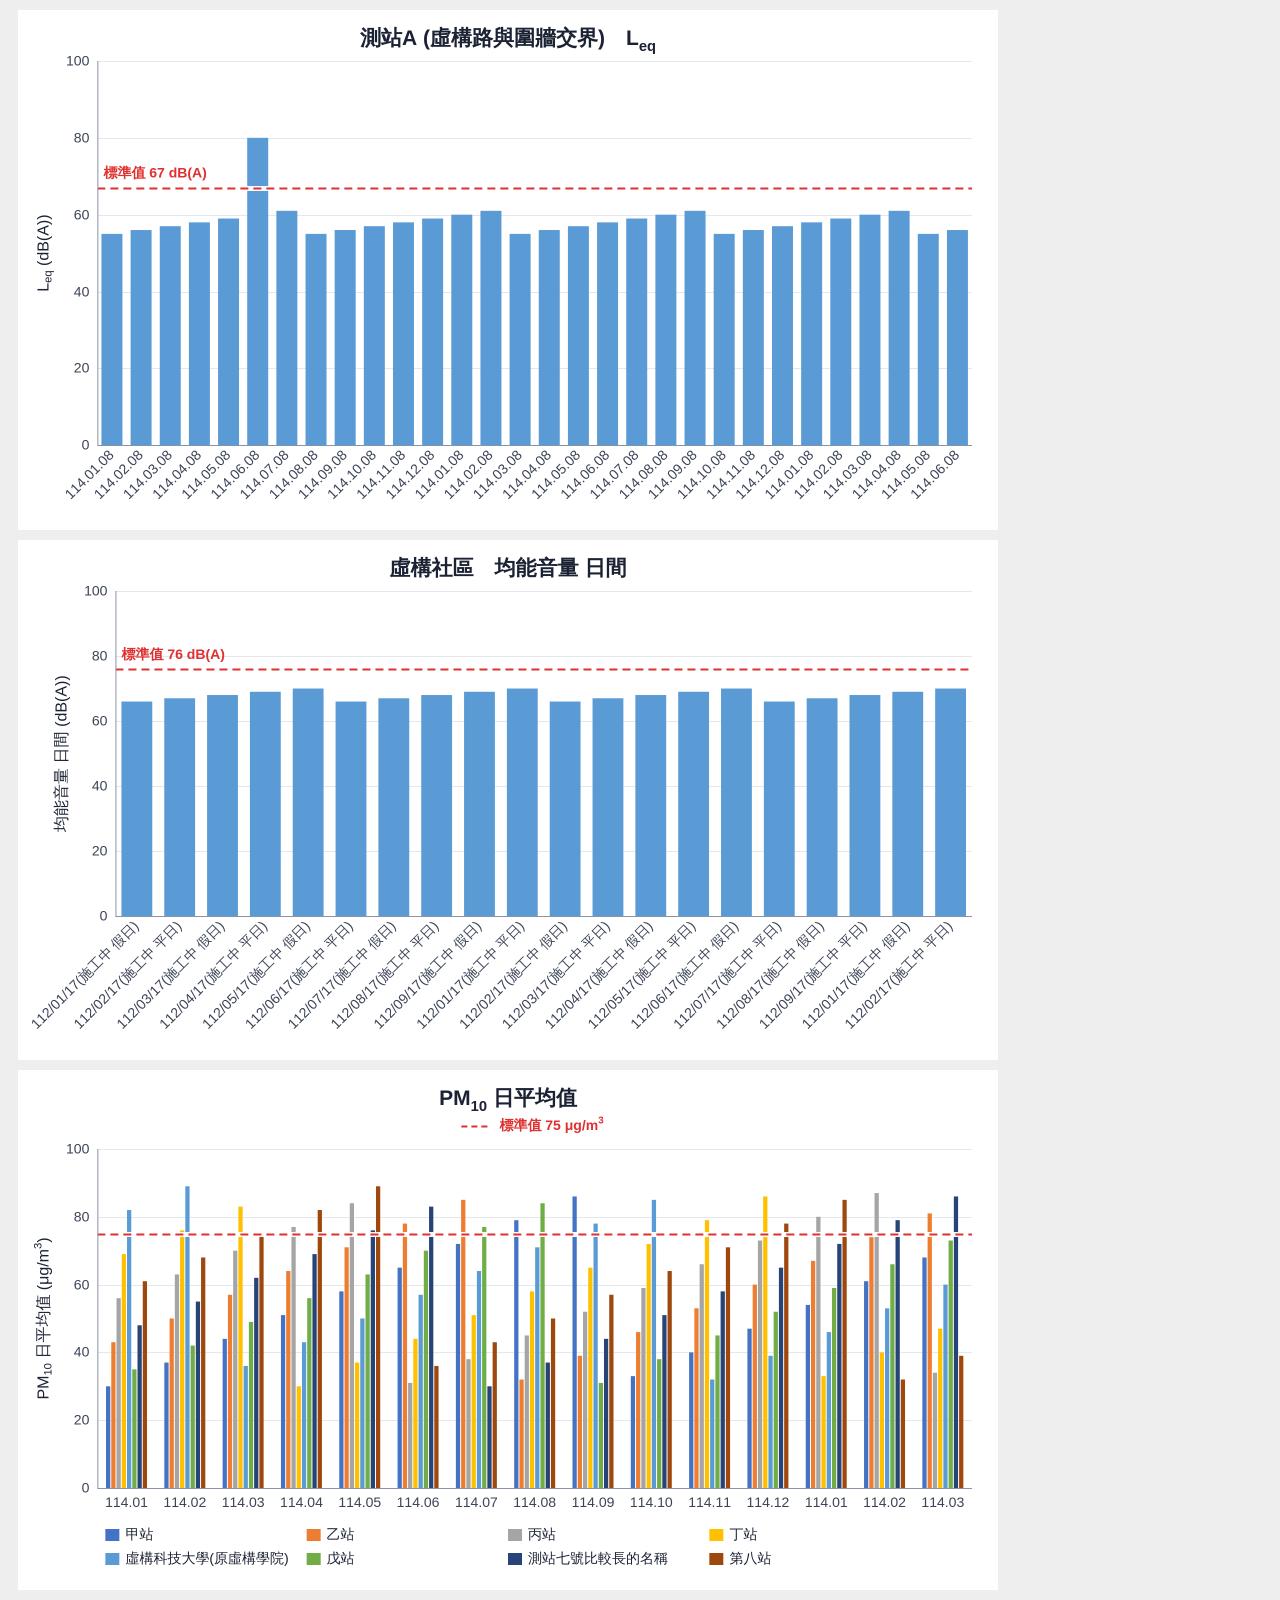
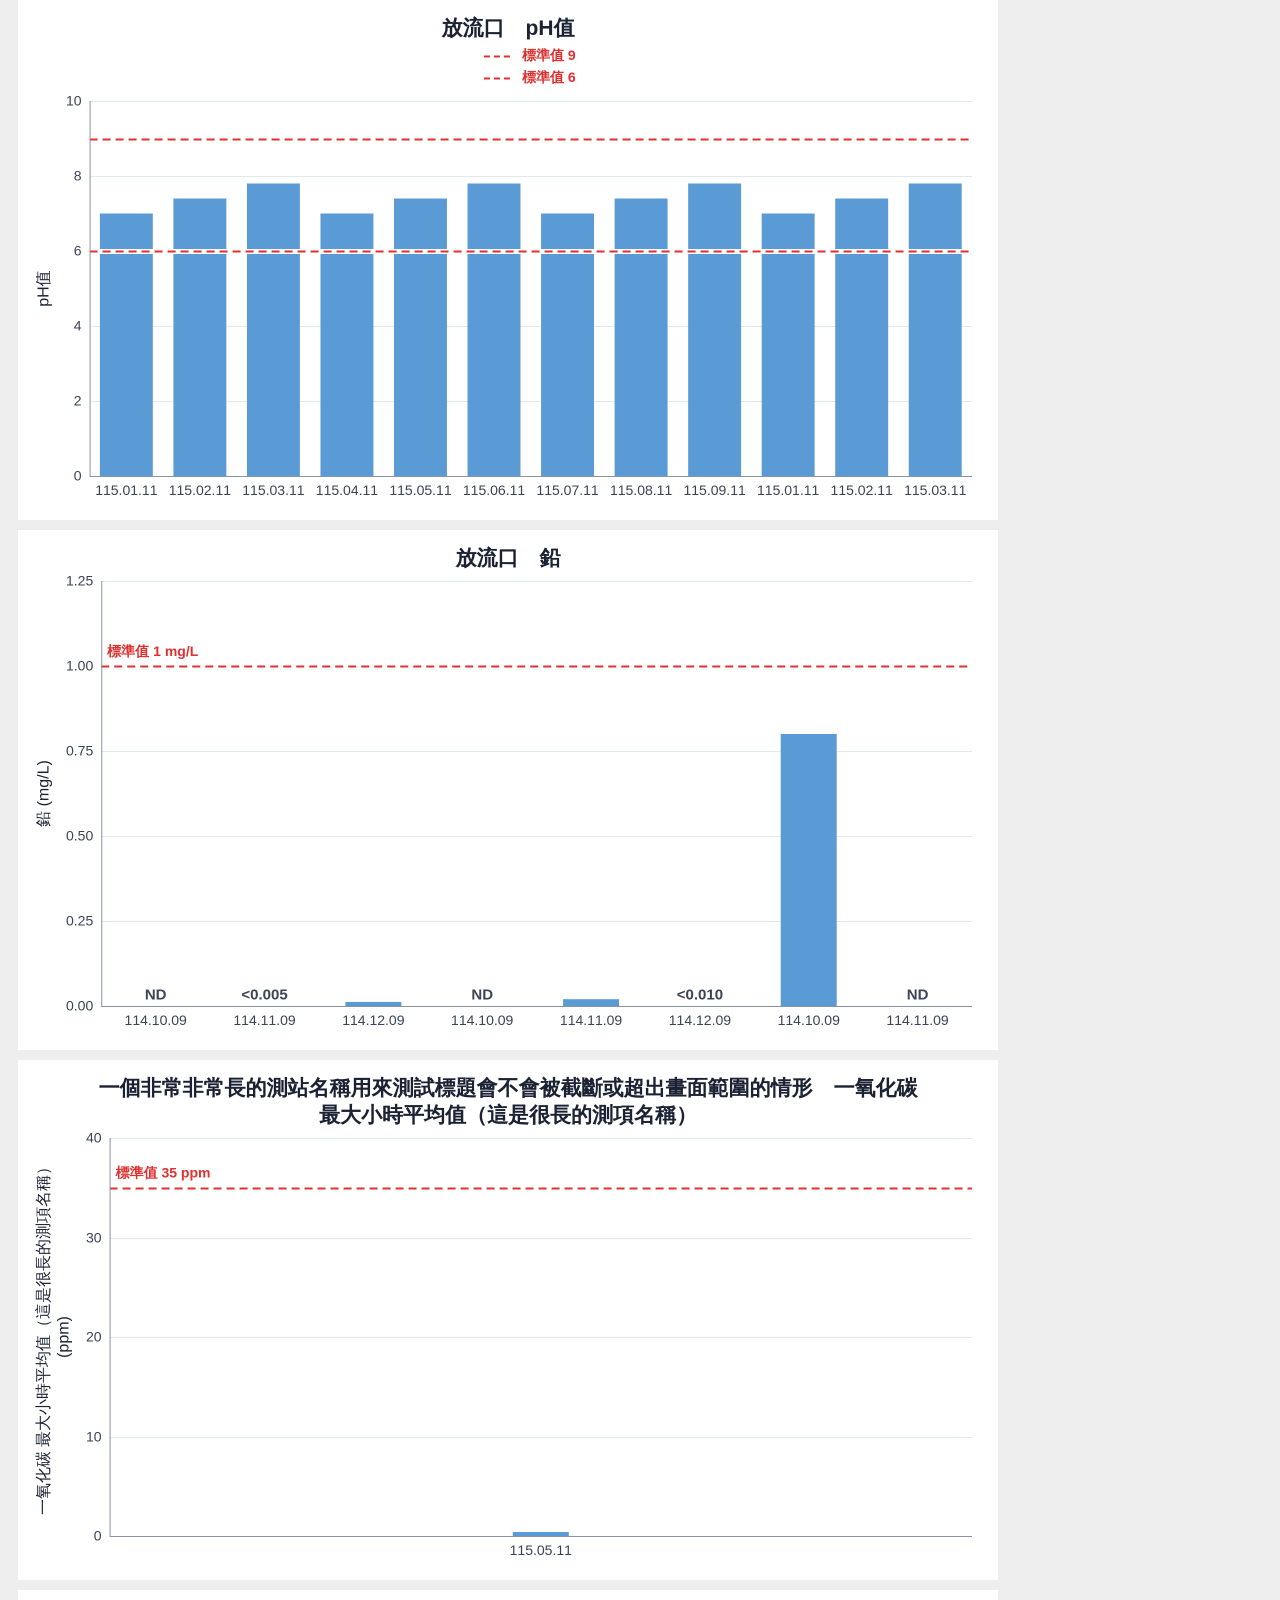
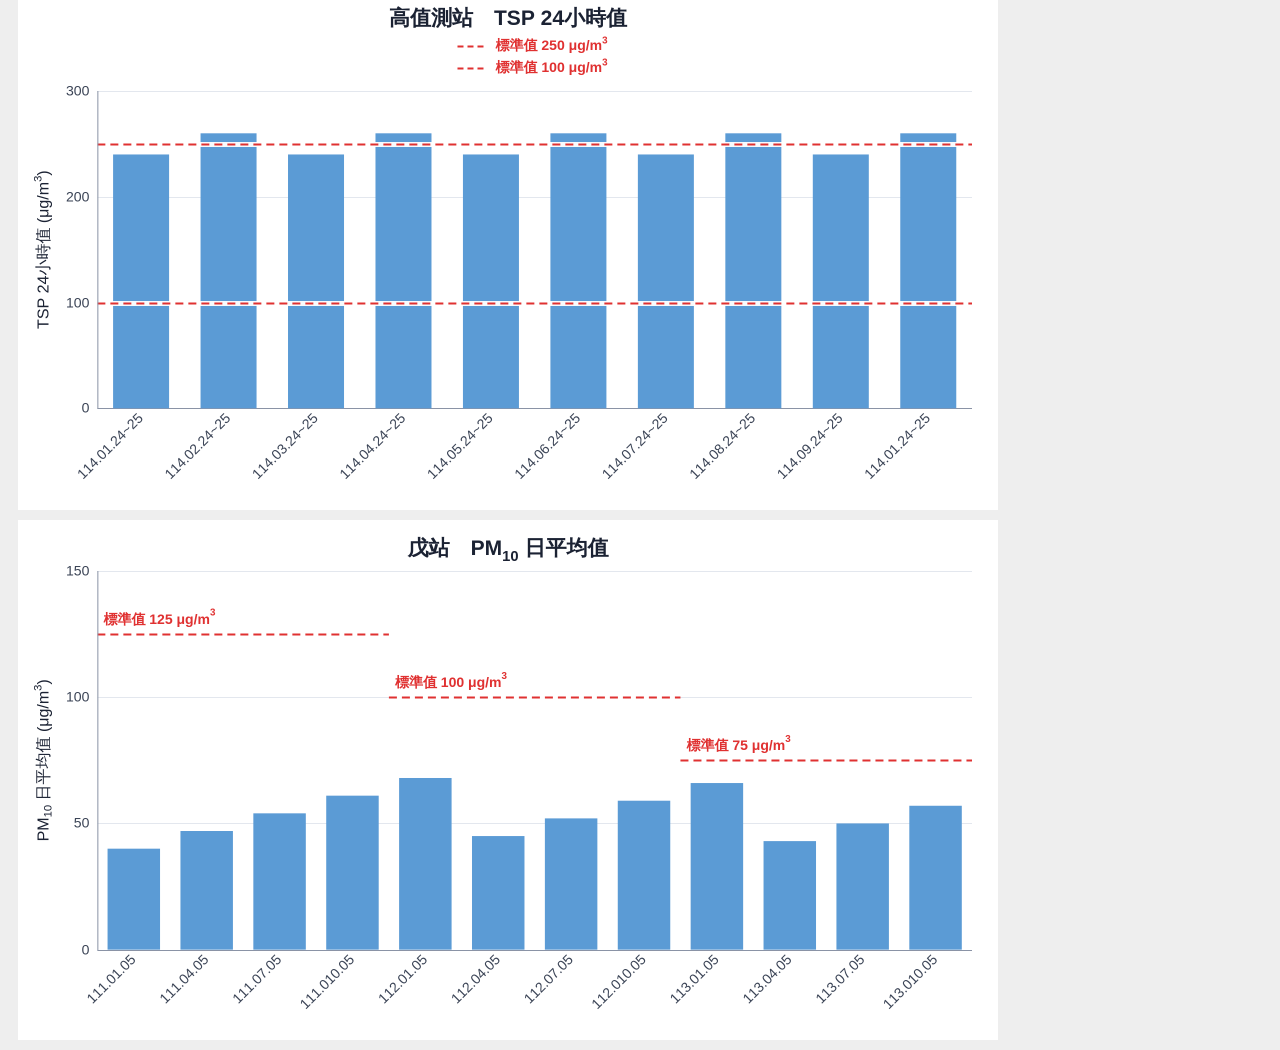
<file: tests/charts.html>
<!doctype html><meta charset="utf-8"><title>chart visual test</title>
<style>body{font-family:sans-serif;background:#eee}canvas{display:block;margin:10px;background:#fff;width:980px}</style>
<div id="o"></div>
<script src="../js/chart.js"></script>
<script>
function v(x){return x==null?null:{raw:String(x),num:typeof x==='number'?x:null,kind:typeof x==='number'?'num':(x==='ND'?'nd':'lt')};}
function cats(n,f){var a=[];for(var i=0;i<n;i++)a.push(f(i));return a;}
var specs=[
 {kind:'station',station:'測站A (虛構路與圍牆交界)',title:'Leq',unit:'dB(A)',cats:cats(30,function(i){return '114.'+String(1+i%12).padStart(2,'0')+'.08';}),series:[{name:'a',values:cats(30,function(i){return v(55+i%7+(i==5?20:0));})}],stdLines:[{v:67,label:'標準值'}]},
 {kind:'station',station:'虛構社區',title:'均能音量 日間',unit:'dB(A)',cats:cats(20,function(i){return '112/0'+(1+i%9)+'/17('+(i%2?'施工中 平日':'施工中 假日')+')';}),series:[{name:'a',values:cats(20,function(i){return v(66+i%5);})}],stdLines:[{v:76}]},
 {kind:'item',title:'PM10 日平均值',unit:'μg/m3',cats:cats(15,function(i){return '114.'+String(1+i%12).padStart(2,'0');}),series:['甲站','乙站','丙站','丁站','虛構科技大學(原虛構學院)','戊站','測站七號比較長的名稱','第八站'].map(function(n,k){return {name:n,values:cats(15,function(i){return v(30+((i*7+k*13)%60));})};}),stdLines:[{v:75}]},
 {kind:'station',station:'放流口',title:'pH值',unit:'',cats:cats(12,function(i){return '115.0'+(1+i%9)+'.11';}),series:[{name:'a',values:cats(12,function(i){return v(7+i%3*0.4);})}],stdLines:[{v:6},{v:9}]},
 {kind:'station',station:'放流口',title:'鉛',unit:'mg/L',cats:cats(8,function(i){return '114.1'+(i%3)+'.09';}),series:[{name:'a',values:[v('ND'),v('<0.005'),v(0.012),v('ND'),v(0.02),v('<0.010'),v(0.8),v('ND')]}],stdLines:[{v:1}]},
 {kind:'station',station:'一個非常非常長的測站名稱用來測試標題會不會被截斷或超出畫面範圍的情形',title:'一氧化碳 最大小時平均值（這是很長的測項名稱）',unit:'ppm',cats:['115.05.11'],series:[{name:'a',values:[v(0.4)]}],stdLines:[{v:35}]},
 {kind:'station',station:'高值測站',title:'TSP 24小時值',unit:'μg/m3',cats:cats(10,function(i){return '114.0'+(i%9+1)+'.24~25';}),series:[{name:'a',values:cats(10,function(i){return v(i%2?260:240);})}],stdLines:[{v:250},{v:100}]},

 {kind:'station',station:'戊站',title:'PM10 日平均值',unit:'μg/m3',cats:cats(12,function(i){return (111+Math.floor(i/4))+'.0'+(1+(i%4)*3)+'.05';}),series:[{name:'a',values:cats(12,function(i){return {raw:'x',num:40+(i*7)%30,kind:'num'};})}],stdLines:[{v:125,period:'至111.12.31',i0:0,i1:3},{v:100,period:'112.01.01～112.12.31',i0:4,i1:7},{v:75,period:'113.01.01起',i0:8,i1:11}]}
];
specs.forEach(function(s,i){var c=document.createElement('canvas');c.id='c'+i;document.getElementById('o').appendChild(c);RTChart.draw(c,s,{scale:2,stationInTitle:true,markND:i===4});});
</script>
</file>
<file: css/app.css>
:root {
  --bg: #eef2f8;
  --card: #ffffff;
  --ink: #1b2233;
  --ink2: #4a5468;
  --muted: #6b7489;
  --line: #dde3ee;
  --line2: #eef1f7;
  --side1: #16213d;
  --side2: #1f2f57;
  --accent: #2f6fed;
  --accent-d: #2258c4;
  --accent-l: #e8f0ff;
  --ok: #138a4c;
  --ok-l: #e6f6ec;
  --warn: #b86a00;
  --warn-l: #fff4e0;
  --err: #cf2c2c;
  --err-l: #fdecec;
  --info: #4b5bd1;
  --info-l: #eef0ff;
  --radius: 14px;
  --shadow: 0 1px 2px rgba(20, 30, 60, .06), 0 8px 24px rgba(20, 30, 60, .06);
  --font: "Microsoft JhengHei", "微軟正黑體", "PingFang TC", "Noto Sans TC", system-ui, sans-serif;
}
* { box-sizing: border-box; }
[hidden] { display: none !important; }
html, body { margin: 0; background: var(--bg); color: var(--ink); font-family: var(--font); font-size: 15px; line-height: 1.55; }
button, input, select { font: inherit; color: inherit; }
a { color: var(--accent); }
.shell { display: flex; min-height: 100vh; }

/* ---------- 側欄 ---------- */
.side { width: 256px; flex: none; position: sticky; top: 0; height: 100vh; overflow-y: auto; color: #e9eefb;
  background: linear-gradient(180deg, var(--side1) 0%, var(--side2) 100%); display: flex; flex-direction: column; }
.brand { display: flex; gap: 12px; align-items: center; padding: 22px 18px 16px; }
.mark { width: 46px; height: 46px; border-radius: 12px; display: grid; place-items: center;
  background: linear-gradient(135deg, #3f7bff 0%, #6a4cff 100%); box-shadow: 0 6px 16px rgba(63, 123, 255, .35); flex: none; }
.brand-name { font-weight: 700; font-size: 16px; line-height: 1.3; letter-spacing: .5px; }
.brand-ver { display: inline-block; margin-top: 4px; font-size: 12px; padding: 1px 8px; border-radius: 99px; background: rgba(255, 255, 255, .12); color: #cdd8f5; }
.proj-box { margin: 4px 14px 10px; padding: 12px; border-radius: 12px; background: rgba(255, 255, 255, .07); border: 1px solid rgba(255, 255, 255, .08); }
.proj-label { display: block; font-size: 12px; color: #a9b6d8; margin-bottom: 4px; }
.proj-sel { width: 100%; padding: 7px 8px; border-radius: 8px; border: 1px solid rgba(255, 255, 255, .2); background: rgba(8, 14, 32, .45); color: #fff; }
.proj-sel option { color: #111; }
.proj-cur { font-size: 15px; font-weight: 700; color: #fff; line-height: 1.4; word-break: break-all; margin-bottom: 8px; }
.proj-cur .code { display: block; font-size: 12.5px; color: #9fb4ea; font-weight: 600; }
.proj-meta { font-size: 12px; color: #a9b6d8; margin-top: 6px; word-break: break-all; }
.nav { padding: 6px 10px 12px; flex: 1; }
.nav-group { font-size: 12px; color: #8e9cc2; margin: 14px 10px 6px; letter-spacing: 1px; }
.nav-item { display: flex; align-items: center; gap: 10px; width: 100%; text-align: left; padding: 9px 10px; border: 0; border-radius: 10px;
  background: transparent; color: #dfe6fb; cursor: pointer; text-decoration: none; font-size: 14.5px; }
.nav-item:hover { background: rgba(255, 255, 255, .07); }
.nav-item.on { background: rgba(255, 255, 255, .14); color: #fff; box-shadow: inset 3px 0 0 #7aa2ff; }
.nav-no { width: 24px; height: 24px; flex: none; border-radius: 7px; display: grid; place-items: center; font-size: 12.5px; font-weight: 700;
  background: rgba(255, 255, 255, .1); color: #c9d5f7; }
.nav-item.on .nav-no { background: #3f7bff; color: #fff; }
.nav-badge { margin-left: auto; background: #ff6b6b; color: #fff; font-size: 12px; border-radius: 99px; padding: 0 7px; min-width: 22px; text-align: center; }
.side-foot { font-size: 12px; color: #8e9cc2; padding: 12px 18px 18px; border-top: 1px solid rgba(255, 255, 255, .08); }

/* ---------- 主區 ---------- */
.main { flex: 1; min-width: 0; padding: 22px 28px 90px; }
.topbar { display: flex; align-items: flex-end; justify-content: space-between; gap: 16px; margin-bottom: 16px; }
.crumb { font-size: 13px; color: var(--muted); }
.topbar h1 { font-size: 24px; margin: 2px 0 0; letter-spacing: .5px; }
.top-proj { font-size: 13px; color: var(--ink2); background: var(--card); border: 1px solid var(--line); border-radius: 99px; padding: 6px 14px; box-shadow: var(--shadow); max-width: 60%; }
.top-proj b { color: var(--accent-d); }
.card { background: var(--card); border-radius: var(--radius); box-shadow: var(--shadow); padding: 20px 22px; margin-bottom: 18px; border: 1px solid #e6ebf3; }
.subcard { background: #f7f9fd; border: 1px solid var(--line); border-radius: 12px; padding: 14px; margin: 10px 0; }
.card-head { display: flex; align-items: flex-start; justify-content: space-between; gap: 12px; margin-bottom: 8px; }
.eyebrow { font-size: 11.5px; letter-spacing: 2px; color: var(--accent); font-weight: 700; }
.card h2 { margin: 2px 0 0; font-size: 19px; }
.card h3 { font-size: 16px; margin: 0 0 6px; }
.mt { margin-top: 22px !important; }
.muted { color: var(--muted); }
.small { font-size: 13px; }
.head-actions { display: flex; gap: 8px; flex-wrap: wrap; }

/* ---------- 表單 ---------- */
.form-row, .filters { display: flex; gap: 12px; flex-wrap: wrap; align-items: flex-end; margin: 10px 0; }
.form-row label, .filters label { display: flex; flex-direction: column; font-size: 13px; color: var(--ink2); gap: 4px; }
.form-row .grow, .filters .grow { flex: 1; min-width: 200px; }
input[type=text], input:not([type]), input[type=month], input[type=number], select {
  padding: 8px 10px; border: 1px solid #cfd6e4; border-radius: 9px; background: #fff; min-width: 90px; }
input:focus, select:focus { outline: 2px solid rgba(47, 111, 237, .25); border-color: var(--accent); }
.spacer { flex: 1; }
.btn { display: inline-flex; align-items: center; gap: 6px; padding: 8px 16px; border-radius: 10px; border: 1px solid #cfd6e4; background: #fff;
  cursor: pointer; font-weight: 600; font-size: 14px; color: var(--ink); transition: .12s; white-space: nowrap; }
.btn:hover:not(:disabled) { border-color: var(--accent); color: var(--accent-d); }
.btn.primary { background: linear-gradient(135deg, #3a78f2, #2a5fd6); color: #fff; border-color: transparent; box-shadow: 0 4px 12px rgba(47, 111, 237, .28); }
.btn.primary:hover:not(:disabled) { color: #fff; filter: brightness(1.06); }
.btn.danger { color: var(--err); border-color: #f0c4c4; }
.btn.danger:hover:not(:disabled) { background: var(--err-l); color: var(--err); border-color: var(--err); }
.btn.small { padding: 5px 11px; font-size: 13px; }
.btn:disabled { opacity: .45; cursor: not-allowed; }
.file-btn { position: relative; overflow: hidden; }
.file-btn input { position: absolute; inset: 0; opacity: 0; cursor: pointer; }
.chk, .radio { display: flex !important; flex-direction: row !important; align-items: center; gap: 7px; font-size: 14px !important; color: var(--ink) !important; cursor: pointer; margin: 4px 0; }
.radio.inline { margin-right: 14px; }
.actions { display: flex; gap: 10px; flex-wrap: wrap; align-items: center; margin-top: 14px; }
.mini { font-size: 12.5px; font-weight: 400; margin-left: 6px; }

/* ---------- 上傳區 ---------- */
.drop { display: block; border: 2px dashed #b8c6e3; border-radius: 16px; padding: 30px 20px; text-align: center; cursor: pointer;
  background: linear-gradient(180deg, #f8faff, #f1f5fd); transition: .15s; position: relative; }
.drop:hover, .drop.over { border-color: var(--accent); background: #eaf1ff; }
.drop input { position: absolute; inset: 0; opacity: 0; cursor: pointer; }
.drop-icon { font-size: 32px; color: var(--accent); line-height: 1; }
.drop-main { font-size: 16px; margin-top: 8px; }
.drop-sub { font-size: 13px; color: var(--muted); margin-top: 4px; }

/* ---------- 匯入確認 ---------- */
.file-card { background: var(--card); border-radius: var(--radius); box-shadow: var(--shadow); margin-bottom: 14px; border: 1px solid #e6ebf3; overflow: hidden; }
.file-head { display: flex; align-items: center; gap: 12px; padding: 14px 18px; background: #f7f9fd; border-bottom: 1px solid var(--line); }
.file-icon { width: 38px; height: 38px; border-radius: 10px; display: grid; place-items: center; font-size: 12px; font-weight: 800; color: #fff; flex: none; }
.file-icon.doc, .file-icon.docx { background: #2b5bd7; }
.file-icon.xls, .file-icon.xlsx { background: #1d8b4f; }
.file-name { font-weight: 700; word-break: break-all; }
.file-sub { font-size: 13px; color: var(--muted); }
.ds { border-top: 1px solid var(--line2); padding: 12px 18px; }
.ds:first-of-type { border-top: 0; }
.ds.off { background: #fafbfd; }
.ds.off .ds-body { display: none; }
.ds-head { display: flex; gap: 10px; align-items: center; flex-wrap: wrap; }
.ds-title { font-weight: 700; flex: 1; min-width: 200px; }
.ds-title small { font-weight: 400; color: var(--muted); margin-left: 6px; }
.ds-counts { font-size: 13px; }
.pill { display: inline-block; padding: 1px 9px; border-radius: 99px; font-size: 12.5px; margin-right: 4px; border: 1px solid transparent; white-space: nowrap; }
.pill.new { background: var(--ok-l); color: var(--ok); }
.pill.same { background: #eef1f6; color: var(--ink2); }
.pill.diff { background: var(--warn-l); color: var(--warn); }
.pill.err { background: var(--err-l); color: var(--err); }
.pill.info { background: var(--info-l); color: var(--info); }
.warn-box { margin: 8px 0; padding: 8px 12px; border-radius: 10px; background: var(--warn-l); color: #7a4700; font-size: 13.5px; border: 1px solid #f3d7a6; }
.err-box { margin: 8px 0; padding: 10px 12px; border-radius: 10px; background: var(--err-l); color: #8f1d1d; font-size: 13.5px; border: 1px solid #f2c0c0; }
.ok-box { margin: 8px 0; padding: 10px 12px; border-radius: 10px; background: var(--ok-l); color: #0e5f35; font-size: 13.5px; border: 1px solid #bfe5cf; }
.map-grid { display: grid; grid-template-columns: repeat(auto-fill, minmax(360px, 1fr)); gap: 8px 18px; margin: 8px 0; }
.map-row { display: flex; align-items: center; gap: 8px; font-size: 13.5px; }
.map-row .from { flex: 0 0 40%; color: var(--ink2); word-break: break-all; line-height: 1.35; }
.map-row input[type=text], .map-row input:not([type]) { flex: 1; min-width: 60px; padding: 5px 8px; }
.map-row textarea.name-box { flex: 1; min-width: 60px; padding: 5px 8px; border: 1px solid #cfd6e4; border-radius: 9px; font: inherit; font-size: 13.5px; resize: vertical; line-height: 1.35; field-sizing: content; }
.map-row select { padding: 4px 6px; min-width: 0; max-width: 130px; font-size: 13px; }
.sec-label { font-size: 12.5px; color: var(--muted); margin-top: 10px; font-weight: 700; letter-spacing: .5px; }
details.preview summary { cursor: pointer; font-size: 13.5px; color: var(--accent-d); margin-top: 8px; }
.sticky-bar { position: fixed; left: 256px; right: 0; bottom: 0; background: rgba(255, 255, 255, .97); border-top: 1px solid var(--line);
  box-shadow: 0 -6px 20px rgba(20, 30, 60, .08); padding: 12px 28px; display: flex; align-items: center; gap: 14px; z-index: 20; }
.sticky-bar #importSum { flex: 1; font-size: 14px; }
.bar-actions { display: flex; gap: 10px; }

/* ---------- 表格 ---------- */
.table-wrap { overflow: auto; max-height: 70vh; border: 1px solid var(--line); border-radius: 12px; }
table.t { border-collapse: separate; border-spacing: 0; width: 100%; font-size: 13.5px; }
table.t th, table.t td { padding: 6px 10px; border-bottom: 1px solid var(--line2); text-align: left; white-space: nowrap; }
table.t th { position: sticky; top: 0; background: #f3f6fb; font-weight: 700; color: var(--ink2); z-index: 1; border-bottom: 1px solid var(--line); }
table.t tr:hover td { background: #f8faff; }
table.t td.num { text-align: right; font-variant-numeric: tabular-nums; }
table.t tr.excl td { color: #9aa2b4; text-decoration: line-through; }
table.t input.cell { width: 90px; padding: 3px 6px; border-radius: 6px; border: 1px solid transparent; background: transparent; text-align: right; }
table.t input.cell:hover, table.t input.cell:focus { border-color: #cfd6e4; background: #fff; }
table.t input.cell.changed { background: #fff8e1; border-color: #f0c36d; }
.table-actions { display: flex; gap: 8px; align-items: center; margin: 10px 0; flex-wrap: wrap; }
.prev-table { overflow: auto; max-height: 340px; border: 1px solid var(--line); border-radius: 10px; margin-top: 6px; }
.prev-table table.t td, .prev-table table.t th { font-size: 12.5px; padding: 4px 8px; }

/* ---------- 異常檢查 ---------- */
.chips { display: flex; gap: 8px; flex-wrap: wrap; margin: 12px 0 4px; }
.chip { border: 1px solid var(--line); border-radius: 99px; padding: 5px 12px; font-size: 13.5px; cursor: pointer; background: #fff; }
.chip.on { background: var(--accent); color: #fff; border-color: var(--accent); }
.chip b { margin-left: 4px; }
.anom { display: flex; gap: 10px; align-items: flex-start; padding: 10px 12px; border: 1px solid var(--line); border-radius: 12px; margin-bottom: 8px; background: #fff; }
.anom.err { border-left: 4px solid var(--err); }
.anom.warn { border-left: 4px solid #e39a24; }
.anom.info { border-left: 4px solid var(--info); }
.anom .a-main { flex: 1; min-width: 0; }
.anom .a-where { font-size: 13px; color: var(--muted); }
.anom .a-msg { font-size: 14px; }
.anom .a-act { display: flex; gap: 6px; align-items: center; flex-wrap: wrap; }
.anom input.cell { width: 100px; padding: 4px 8px; }

/* ---------- 圖 ---------- */
.grid2 { display: grid; grid-template-columns: minmax(300px, 1fr) minmax(300px, 1fr); gap: 20px; }
.opt-block { margin: 12px 0; }
.opt-title { font-size: 13px; font-weight: 700; color: var(--ink2); margin-bottom: 4px; }
.checks { display: flex; flex-wrap: wrap; gap: 4px 14px; max-height: 220px; overflow: auto; padding: 8px 10px; border: 1px solid var(--line); border-radius: 10px; background: #fbfcfe; }
.checks.tall { max-height: 300px; margin: 8px 0; }
.checks .chk { margin: 2px 0; font-size: 13.5px !important; }
.chart-grid { display: grid; grid-template-columns: repeat(auto-fill, minmax(560px, 1fr)); gap: 16px; }
.fig { background: #fff; border-radius: var(--radius); box-shadow: var(--shadow); border: 1px solid #e6ebf3; padding: 12px; }
.fig-head { display: flex; align-items: center; gap: 8px; margin-bottom: 6px; }
.fig-head .t { font-weight: 700; flex: 1; font-size: 14px; }
.fig canvas { width: 100%; height: auto; display: block; }
.fig .note { font-size: 12.5px; color: var(--muted); margin-top: 4px; }

/* ---------- 計畫清單 ---------- */
.proj-row { display: flex; align-items: center; gap: 12px; padding: 12px 6px; border-bottom: 1px solid var(--line2); }
.proj-row:last-child { border-bottom: 0; }
.proj-row.cur { background: #f5f8ff; border-radius: 10px; }
.proj-code { font-weight: 700; color: var(--accent-d); min-width: 80px; }
.proj-name { flex: 1; min-width: 0; }
.proj-name .n { font-weight: 600; word-break: break-all; }
.proj-name .s { font-size: 12.5px; color: var(--muted); }
.tag { font-size: 12px; background: var(--accent-l); color: var(--accent-d); border-radius: 99px; padding: 2px 10px; }

.toast { position: fixed; bottom: 96px; right: 24px; z-index: 50; background: #1b2233; color: #fff; padding: 10px 16px; border-radius: 10px; box-shadow: var(--shadow); max-width: 480px; font-size: 14px; }
.toast.err { background: var(--err); }
.empty { text-align: center; color: var(--muted); padding: 30px 10px; }
.empty b { color: var(--ink); }
.progress { height: 6px; border-radius: 99px; background: #e6ebf3; overflow: hidden; margin-top: 8px; }
.progress > i { display: block; height: 100%; background: linear-gradient(90deg, #3a78f2, #6a4cff); width: 0; transition: width .2s; }

@media (max-width: 980px) {
  .shell { flex-direction: column; }
  .side { width: auto; height: auto; position: relative; }
  .nav { display: flex; flex-wrap: wrap; gap: 4px; }
  .nav-group { width: 100%; margin: 8px 6px 2px; }
  .nav-item { width: auto; }
  .main { padding: 16px 14px 100px; }
  .sticky-bar { left: 0; padding: 10px 14px; flex-wrap: wrap; }
  .grid2 { grid-template-columns: 1fr; }
  .chart-grid { grid-template-columns: 1fr; }
  .top-proj { display: none; }
}

/* 環境部測站選擇 */
.pick-box { border: 1px solid var(--line); border-radius: 12px; padding: 12px 14px 10px; margin: 10px 0; background: #fbfcfe; }
.pick-title { font-weight: 700; margin-bottom: 6px; }
.pick-row { align-items: flex-end; }
.pick-row select { min-width: 150px; }
.pick-row #mL3 { min-width: 260px; width: 100%; }
.combo { position: relative; width: 100%; }
.combo input { width: 100%; }
.combo-list { position: absolute; left: 0; right: 0; top: calc(100% + 3px); z-index: 30; max-height: 320px; overflow: auto; background: #fff; border: 1px solid var(--line); border-radius: 10px; box-shadow: 0 10px 28px rgba(20,30,60,.16); padding: 4px; }
.combo-item { display: flex; justify-content: space-between; gap: 12px; padding: 7px 10px; border-radius: 7px; cursor: pointer; font-size: 14px; color: var(--ink); }
.combo-item .sub { color: var(--muted); font-size: 12.5px; white-space: nowrap; }
.combo-item.act, .combo-item:hover { background: #eaf1ff; }
.combo-item.on { color: var(--muted); }
.combo-item mark { background: #ffe58a; color: inherit; padding: 0 1px; border-radius: 2px; }
.combo-empty { padding: 8px 10px; color: var(--muted); font-size: 13.5px; }
.sel-head { display: flex; align-items: center; gap: 10px; margin-top: 10px; }
.sel-chips { display: flex; flex-wrap: wrap; gap: 6px; margin: 8px 0 4px; min-height: 30px; }
.schip { display: inline-flex; align-items: center; gap: 6px; background: #eaf1ff; border: 1px solid #c9daff; color: #1d3f86; border-radius: 99px; padding: 4px 6px 4px 12px; font-size: 13.5px; }
.schip .sub { color: #5d6f96; font-size: 12px; }
.schip button { border: 0; background: transparent; color: #5d6f96; font-size: 16px; line-height: 1; cursor: pointer; padding: 0 4px; border-radius: 50%; }
.schip button:hover { background: #d3e1ff; color: #12306e; }
.mt-s { margin-top: 8px; }
.mt-s summary { cursor: pointer; color: var(--accent); font-size: 13.5px; }
.err-text { color: #c0392b; font-weight: 600; }

/* 環境部查詢結果：欄位交錯淡色、置中 */
table.mv-t { border-collapse: collapse; }
table.mv-t th, table.mv-t td { text-align: center !important; border: 1px solid #e3e8f1; padding: 7px 12px; white-space: nowrap; }
table.mv-t th { vertical-align: middle; background: #eef2f9; }
table.mv-t td.num { font-variant-numeric: tabular-nums; }
table.mv-t th:nth-child(2n+3), table.mv-t td:nth-child(2n+3) { background: #f2f6fd; }
table.mv-t th:nth-child(2n+3) { background: #e2eaf8; }
table.mv-t tbody tr:hover td { background: #fff7d6; }
table.mv-t th:first-child, table.mv-t td:first-child { position: sticky; left: 0; z-index: 1; background: #fff; box-shadow: 1px 0 0 #e3e8f1; }
table.mv-t th:first-child { background: #eef2f9; }

/* 匯入紀錄 */
.log-item { border: 1px solid var(--line); border-radius: 10px; padding: 10px 12px; margin: 8px 0; background: #fff; }
.log-head { display: flex; align-items: center; gap: 10px; flex-wrap: wrap; }
.log-files { margin-top: 6px; }
.log-file { display: flex; align-items: center; gap: 10px; flex-wrap: wrap; padding: 4px 0 4px 10px; border-left: 3px solid #dbe5f7; margin: 3px 0; }
.log-file .fname { word-break: break-all; }
.tag { display: inline-block; font-size: 12.5px; padding: 3px 10px; border-radius: 99px; background: #eef1f6; color: var(--muted); }

/* 標準值：欄位提示文字（點進去就消失） */
.std-t input::placeholder, #sAddForm input::placeholder { color: #aab3c4; font-style: italic; }
.std-t input:focus::placeholder, #sAddForm input:focus::placeholder { color: transparent; }
.std-t th { vertical-align: bottom; line-height: 1.35; }
.std-t select.cell { padding: 4px 6px; }
.hint-list { margin: 6px 0 12px 1.2em; padding: 0; color: var(--muted); font-size: 13.5px; line-height: 1.7; }
.hint-list b { color: var(--ink); }
.std-peek { display: flex; align-items: center; gap: 10px; margin: 2px 0 6px 26px; flex-wrap: wrap; }
.filters.wrap { flex-wrap: wrap; }
.std-t td, .std-t th { padding-left: 8px; padding-right: 8px; }
.std-t .st-cell { white-space: normal; min-width: 90px; max-width: 260px; }
.std-t .note-cell { white-space: normal; min-width: 120px; max-width: 220px; font-size: 13px; }
.std-t select.cell { width: 138px; }
.std-t input.cell::placeholder { font-style: normal; color: #b3bccb; }

/* 趨勢圖：選測站測項提示、產生後篩選 */
.pick-note { background: #eef4ff; border: 1px solid #cfdcf7; border-radius: 10px; padding: 8px 12px; font-size: 13.5px; margin-bottom: 8px; color: #24365e; }
.pick-note .plan { display: block; margin-top: 3px; color: var(--accent-d); font-weight: 600; }
.fig-filter { padding: 12px 16px; margin-bottom: 14px; }
.ff-row { display: flex; flex-wrap: wrap; align-items: center; gap: 6px; margin: 4px 0; }
.ff-lab { font-weight: 700; font-size: 13.5px; margin-right: 6px; min-width: 64px; }
.fchip { border: 1px solid var(--line); background: #fff; color: var(--muted); border-radius: 99px; padding: 4px 12px; font-size: 13px; cursor: pointer; text-decoration: line-through; }
.fchip.on { background: #eaf1ff; border-color: #b9cdf6; color: #1d3f86; text-decoration: none; }
.mini-btn { border: 0; background: transparent; color: var(--accent); font-size: 12.5px; cursor: pointer; padding: 2px 4px; }
.ff-sum { font-size: 13px; color: var(--muted); margin-top: 6px; }
.fig.off { opacity: .45; }
.fig-pick { margin: 0 4px 0 0 !important; }
.fig[hidden] { display: none !important; }
.seg { display: inline-flex; border: 1px solid #b9cdf6; border-radius: 9px; overflow: hidden; }
.seg button { border: 0; background: #fff; padding: 5px 12px; font-size: 13px; cursor: pointer; color: #1d3f86; }
.seg button + button { border-left: 1px solid #b9cdf6; }
.seg button.on { background: var(--accent); color: #fff; }
.ff-title { font-size: 13px; color: var(--muted); margin-bottom: 4px; }
.warn-text { color: #b35c00; }

/* 標準值：篩選與測站×測項對照表 */
.std-filter { align-items: flex-end; margin-top: 4px; }
.std-t thead th, .std-grid thead th { position: sticky; top: 0; z-index: 2; background: #eef2f9; }
.std-grid { border-collapse: collapse; }
.std-grid th, .std-grid td { border: 1px solid #e3e8f1; padding: 7px 10px; text-align: center; white-space: nowrap; font-size: 13.5px; }
.std-grid th.g-st { position: sticky; left: 0; z-index: 1; background: #f6f8fc; text-align: left; white-space: normal; min-width: 110px; max-width: 200px; }
.std-grid thead th.g-st { z-index: 3; background: #eef2f9; }
.std-grid td.g-own { background: #e6f4ea; color: #1d5b2c; }
.std-grid td.g-all { background: #fff; }
.std-grid td.g-miss { background: #fdecec; color: #b42318; font-weight: 600; }
.std-grid td.g-skip { background: #fafbfd; }
.g-legend { font-size: 12.5px; color: var(--muted); padding: 8px 10px; display: flex; gap: 10px; flex-wrap: wrap; align-items: center; }
.g-legend span[class^="g-"] { padding: 2px 8px; border-radius: 6px; border: 1px solid #e3e8f1; }
.g-legend .g-own { background: #e6f4ea; } .g-legend .g-miss { background: #fdecec; color: #b42318; } .g-legend .g-all { background: #fff; }
.std-grid td[data-gst] { cursor: pointer; } .std-grid td[data-gst]:hover { outline: 2px solid var(--accent); outline-offset: -2px; }
.nowrap { white-space: nowrap; }
.st-t select.cell { min-width: 200px; }
.mnew { display: inline-flex; gap: 6px; margin-left: 6px; align-items: center; }
.mnew[hidden] { display: none; }
#mergeList h4 { margin: 18px 0 8px; font-size: 15px; }

.mark-row { display: flex; flex-wrap: wrap; align-items: center; gap: 4px 14px; margin: 4px 0; }
.mark-row > span { flex-basis: 100%; }
.sub-chips { display: flex; flex-wrap: wrap; gap: 6px; margin: 4px 0 10px; padding-left: 10px; border-left: 3px solid var(--line, #dfe3ea); }
.sub-chips .chip { font-size: 12.5px; padding: 2px 10px; }
.pill.pend { background: #fff4d6; color: #8a5a00; border-color: #f1d48a; }

/* v1.0.13 Y 軸範圍（依測項） */
.yr-box { margin: 10px 0 4px; padding: 10px 12px; border: 1px solid var(--line); border-radius: 10px; }
.yr-box > summary { cursor: pointer; list-style: none; display: flex; align-items: baseline; flex-wrap: wrap; gap: 2px 4px; }
.yr-box > summary::-webkit-details-marker { display: none; }
.yr-box > summary::before { content: "▸"; display: inline-block; width: 1.1em; color: var(--muted); }
.yr-box[open] > summary::before { content: "▾"; }
.yr-box[open] > summary { margin-bottom: 4px; }
.yr-sum { font-weight: normal; color: var(--muted); font-size: 13px; }
/* v1.0.16（#48）：以前每欄最窄 260px、名稱欄吃剩下的寬度，視窗 1536 寬（1920 螢幕 125%）時名稱被擠成一字一行 */
.yr-list { display: grid; grid-template-columns: repeat(auto-fill, minmax(340px, 1fr)); gap: 6px 16px; margin-top: 8px; }
.yr-row { display: flex; flex-wrap: wrap; align-items: center; gap: 4px 8px; padding: 2px 0; }
.yr-row .yr-name { flex: 1 1 7em; min-width: 5em; overflow-wrap: anywhere; }
.yr-row .yr-in { display: inline-flex; align-items: center; gap: 6px; flex: 0 0 auto; }
.yr-row input[type=text] { width: 72px; min-width: 0; box-sizing: border-box; padding: 4px 6px; }
.yr-row input.bad { border-color: #c62828; background: #fdecea; }
.yr-row .yr-unit { color: var(--muted); font-size: 12px; width: 5em; overflow-wrap: anywhere; line-height: 1.25; }
.yr-msg { grid-column: 1 / -1; color: #c62828; font-size: 13px; }

/* v1.0.13 標準值期間重疊 */
.std-t tr.ovl td { background: #fff4d6; }
.ovl-note { color: #9a5b00; font-size: 12px; font-weight: 700; margin-top: 2px; }
/* v1.0.15 拼圖選項 */
.grid-opt { margin: 6px 0 2px 24px; padding: 10px 12px; border: 1px solid var(--line); border-radius: 10px; }
.grid-row { display: flex; flex-wrap: wrap; align-items: center; gap: 6px 10px; margin-bottom: 6px; }
.grid-lab { font-weight: 600; }
.grid-custom { display: inline-flex; align-items: center; gap: 6px; white-space: nowrap; }
.grid-opt .grid-custom input[type=number] { width: 64px; min-width: 0; padding-left: 8px; padding-right: 4px; }
.fig.grid-fig canvas { max-width: 100%; }
.fig.grid-fig { grid-column: 1 / -1; max-width: 1240px; }
/* v1.0.16（#54）hidden 屬性一律優先（.chk、.grid-row 等設了 display 的元素原本藏不住） */
[hidden] { display: none !important; }
/* v1.0.16 測項順序 */
.ord-box { margin: 8px 0 4px; padding: 10px 12px; border: 1px solid var(--line); border-radius: 10px; background: #fafbfd; }
.ord-head { display: flex; flex-wrap: wrap; align-items: baseline; gap: 4px 10px; margin-bottom: 6px; }
.ord-list { margin: 0; padding-left: 26px; max-height: 360px; overflow: auto; }
.ord-list li { padding: 3px 0; border-bottom: 1px dashed #e3e7ee; }
.ord-list li > * { vertical-align: middle; }
.ord-list li { display: list-item; }
.ord-list .ord-name { display: inline-block; min-width: 0; max-width: calc(100% - 145px); overflow-wrap: anywhere; }
.ord-list .ord-btns { float: right; display: inline-flex; gap: 4px; }
.ord-list li.off .ord-name { color: #8a93a6; }
.ord-list button[disabled] { opacity: .35; cursor: default; }
.ord-act { display: flex; justify-content: flex-end; gap: 8px; margin-top: 8px; }
.ord-list li::after { content: ""; display: block; clear: both; }
.ord-list .mini-btn { border: 1px solid #cfd6e4; border-radius: 6px; background: #fff; min-width: 26px; line-height: 1.2; }
.ord-list .mini-btn:not([disabled]):hover { background: #eef3fd; }
.txt-box { margin: 6px 0; padding: 8px 10px; border: 1px dashed var(--line); border-radius: 8px; background: #fbfcfe; }
.txt-box > summary { cursor: pointer; font-weight: 600; list-style: none; }
.txt-box > summary::-webkit-details-marker { display: none; }
.txt-box > summary::before { content: "▸"; display: inline-block; width: 1.1em; color: var(--muted); }
.txt-box[open] > summary::before { content: "▾"; }
.txt-box[open] > summary { margin-bottom: 6px; }
.grid-show .chk { margin-right: 4px; }
.sub-chk { margin-left: 24px; }
/* v1.0.16 測站圖上名稱 */
.alias-list { display: grid; grid-template-columns: repeat(auto-fill, minmax(300px, 1fr)); gap: 6px 14px; max-height: 360px; overflow: auto; }
.alias-row { display: flex; flex-wrap: wrap; align-items: center; gap: 4px 8px; }
.alias-row .alias-orig { flex: 1 1 9em; min-width: 6em; overflow-wrap: anywhere; font-size: 13px; }
.alias-row input[type=text] { flex: 1 1 9em; min-width: 0; width: auto; padding: 4px 6px; }
/* v1.0.18 拖曳排序 */
.ord-list li[data-li] { cursor: grab; user-select: none; position: relative; }
.ord-list.is-dragging, .ord-list.is-dragging li { cursor: grabbing; }
.ord-grip { display: inline-block; width: 1.4em; color: #8a93a6; font-size: 15px; touch-action: none; cursor: grab; }
.ord-list li.dragging { opacity: .45; background: #eef3fd; }
.ord-list li.drop-before { box-shadow: inset 0 3px 0 #2f6fed; }
.ord-list li.drop-after { box-shadow: inset 0 -3px 0 #2f6fed; }
.ord-list .ord-name sub, .ord-list .ord-name sup { font-size: .72em; line-height: 0; }
.xt-opt { display: inline-flex; align-items: center; gap: 6px; flex-wrap: nowrap; }
.xt-opt input[type=text] { width: 8.5em; min-width: 0; padding: 3px 6px; }
.chk.dim { opacity: .5; }
</file>
